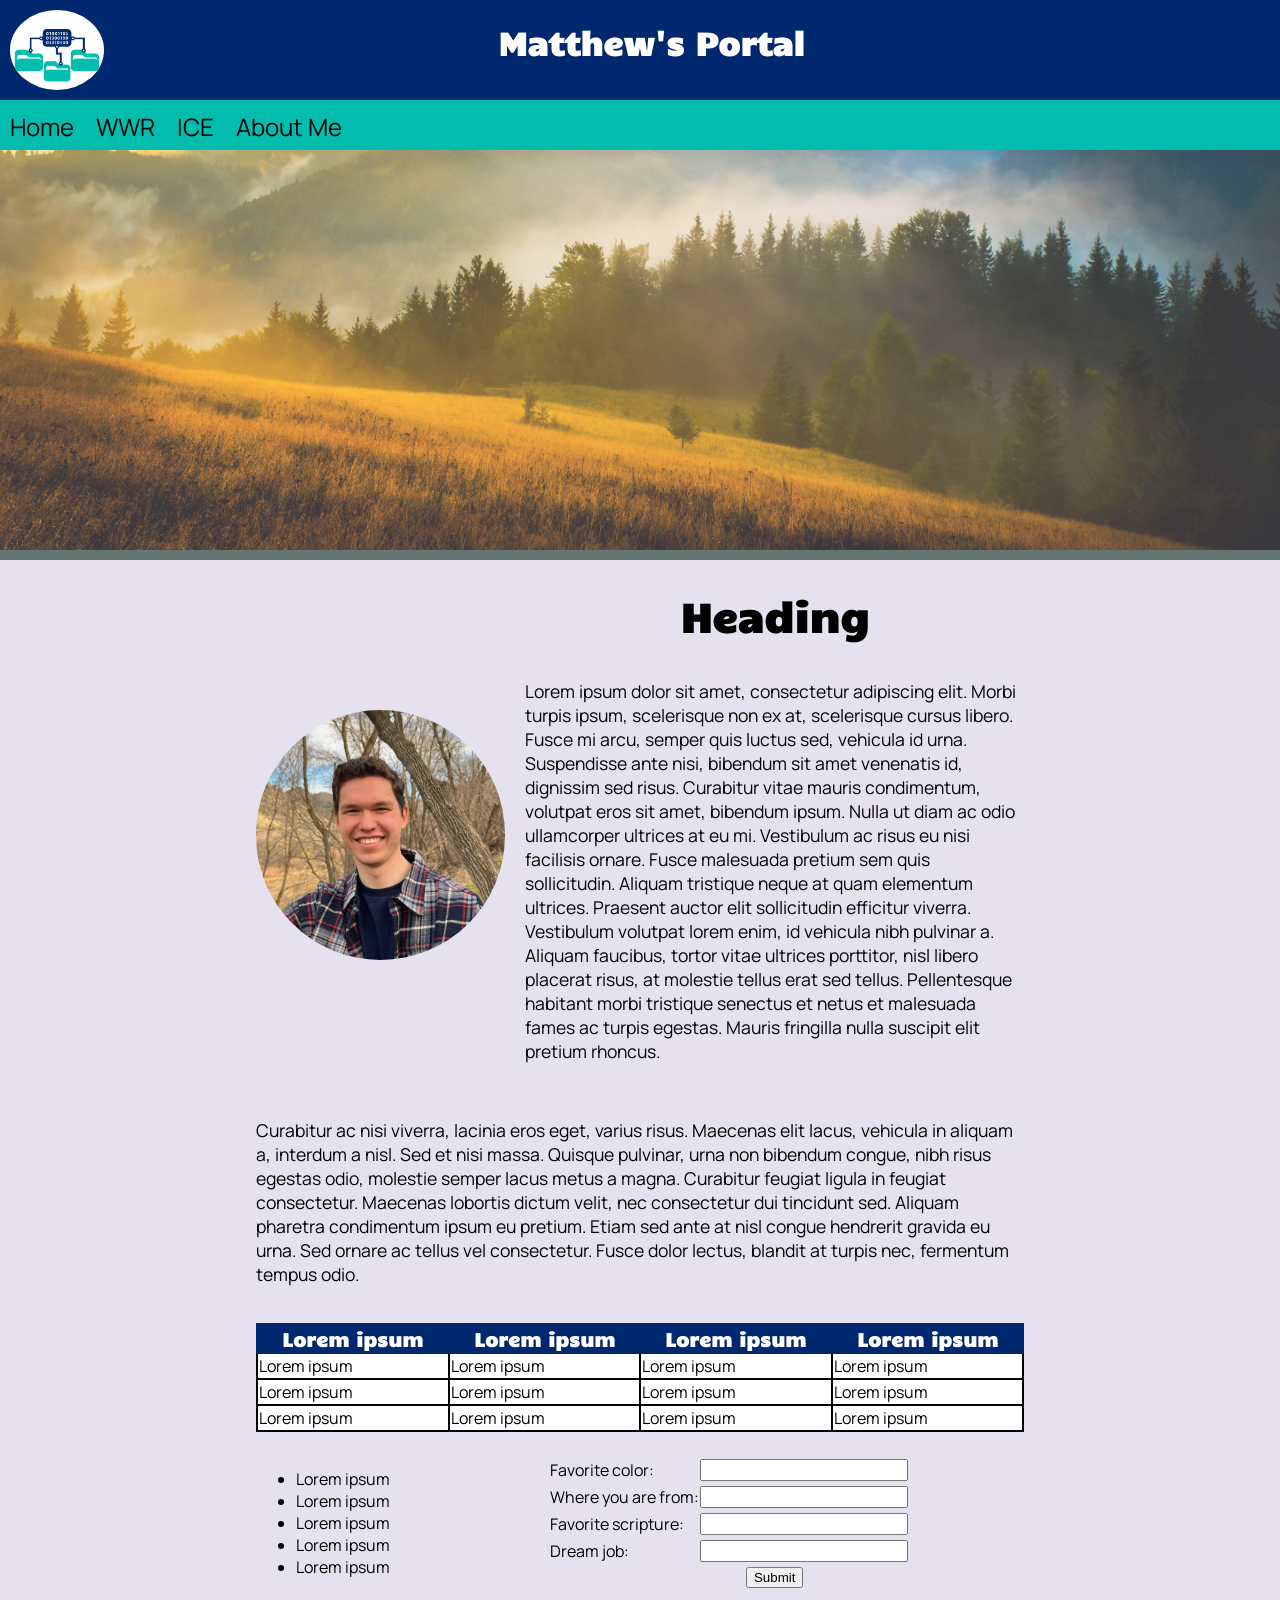
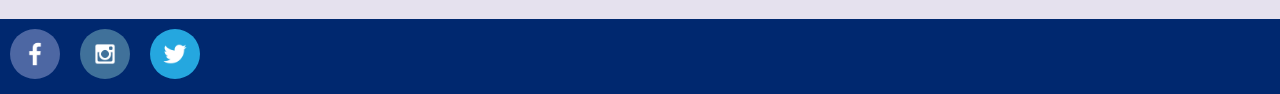
<file: index.html>
<!DOCTYPE html>
<html lang="en">
<head>
    <meta charset="UTF-8">
    <meta name="viewport" content="width=device-width, initial-scale=1.0">
    <title>Portal Page</title>
    <link rel="stylesheet" href="portal-page/styles.css">
</head>
<body>
    <header>
        <div id="title-bar">
            <a href="index.html">
                <img id="logo" src="portal-page/images/logo.png">
            </a>
            <h1>Matthew's Portal</h1>
        </div>
        <nav>
            <a href="index.html">Home</a>
            <a href="white-water-rafting/index.html" target="_blank">WWR</a>
            <a href="portal-page/ice.html">ICE</a>
            <a href="#">About Me</a>
        </nav>
    </header>
    <main>
        <img id="mountains" src="portal-page/images/mountains.jpg">
        <div id="content">
            <img id="profile" src="portal-page/images/profile-pic.JPG">
            <h2>Heading</h2>
            <p>Lorem ipsum dolor sit amet, consectetur adipiscing elit. Morbi turpis ipsum, scelerisque non ex at, scelerisque cursus libero. Fusce mi arcu, semper quis luctus sed, vehicula id urna. Suspendisse ante nisi, bibendum sit amet venenatis id, dignissim sed risus. Curabitur vitae mauris condimentum, volutpat eros sit amet, bibendum ipsum. Nulla ut diam ac odio ullamcorper ultrices at eu mi. Vestibulum ac risus eu nisi facilisis ornare. Fusce malesuada pretium sem quis sollicitudin. Aliquam tristique neque at quam elementum ultrices. Praesent auctor elit sollicitudin efficitur viverra. Vestibulum volutpat lorem enim, id vehicula nibh pulvinar a. Aliquam faucibus, tortor vitae ultrices porttitor, nisl libero placerat risus, at molestie tellus erat sed tellus. Pellentesque habitant morbi tristique senectus et netus et malesuada fames ac turpis egestas. Mauris fringilla nulla suscipit elit pretium rhoncus. </p>
            <p>Curabitur ac nisi viverra, lacinia eros eget, varius risus. Maecenas elit lacus, vehicula in aliquam a, interdum a nisl. Sed et nisi massa. Quisque pulvinar, urna non bibendum congue, nibh risus egestas odio, molestie semper lacus metus a magna. Curabitur feugiat ligula in feugiat consectetur. Maecenas lobortis dictum velit, nec consectetur dui tincidunt sed. Aliquam pharetra condimentum ipsum eu pretium. Etiam sed ante at nisl congue hendrerit gravida eu urna. Sed ornare ac tellus vel consectetur. Fusce dolor lectus, blandit at turpis nec, fermentum tempus odio. </p>
            <table>
                 <tr>
                    <th>Lorem ipsum</th>
                    <th>Lorem ipsum</th>
                    <th>Lorem ipsum</th>
                    <th>Lorem ipsum</th>
                 </tr>
                 <tr>
                    <td>Lorem ipsum</td>
                    <td>Lorem ipsum</td>
                    <td>Lorem ipsum</td>
                    <td>Lorem ipsum</td>
                 </tr>
                 <tr>
                    <td>Lorem ipsum</td>
                    <td>Lorem ipsum</td>
                    <td>Lorem ipsum</td>
                    <td>Lorem ipsum</td>
                 </tr>
                 <tr>
                    <td>Lorem ipsum</td>
                    <td>Lorem ipsum</td>
                    <td>Lorem ipsum</td>
                    <td>Lorem ipsum</td>
                 </tr>
            </table>
            <ul>
                <li>Lorem ipsum</li>
                <li>Lorem ipsum</li>
                <li>Lorem ipsum</li>
                <li>Lorem ipsum</li>
                <li>Lorem ipsum</li>
            </ul>
            <form>
                <label for="fav-color">Favorite color: </label>
                <input type="text" id="fav-color">
                <label for="home">Where you are from: </label>
                <input type="text" id="home">
                <label for="scripture">Favorite scripture: </label>
                <input type="text" id="scripture">
                <label for="dream-job">Dream job: </label>
                <input type="text" id="dream-job">

                <input id="submit-button" type="submit" value="Submit">
            </form>
        </div>
    </main>
    <footer>
        <a href="https://www.facebook.com/" target="_blank">
            <img src="portal-page/images/facebook.png">
        </a>
        <a href="https://www.instagram.com/" target="_blank">
            <img src="portal-page/images/instagram.png">
        </a>
        <a href="https://x.com/">
            <img src="portal-page/images/twitter.png">
        </a>
    </footer>
</body>
</html>
</file>
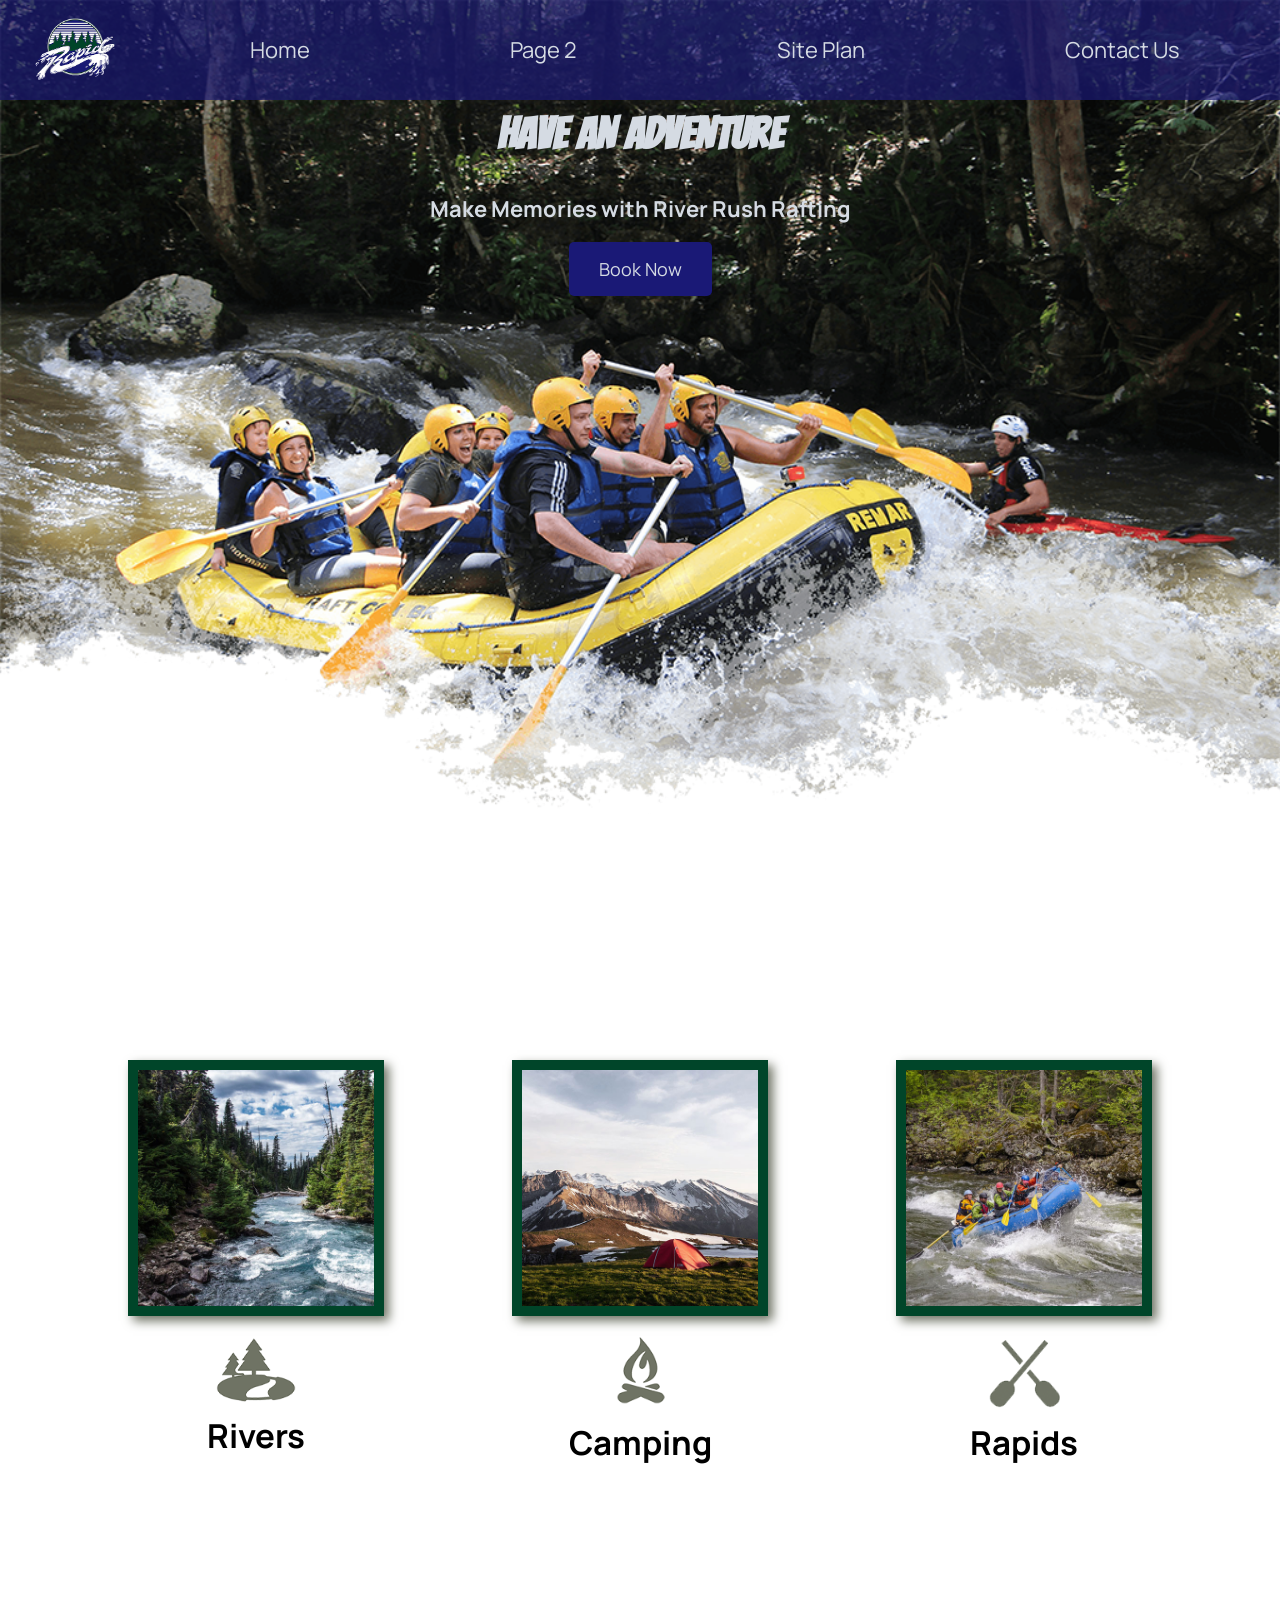
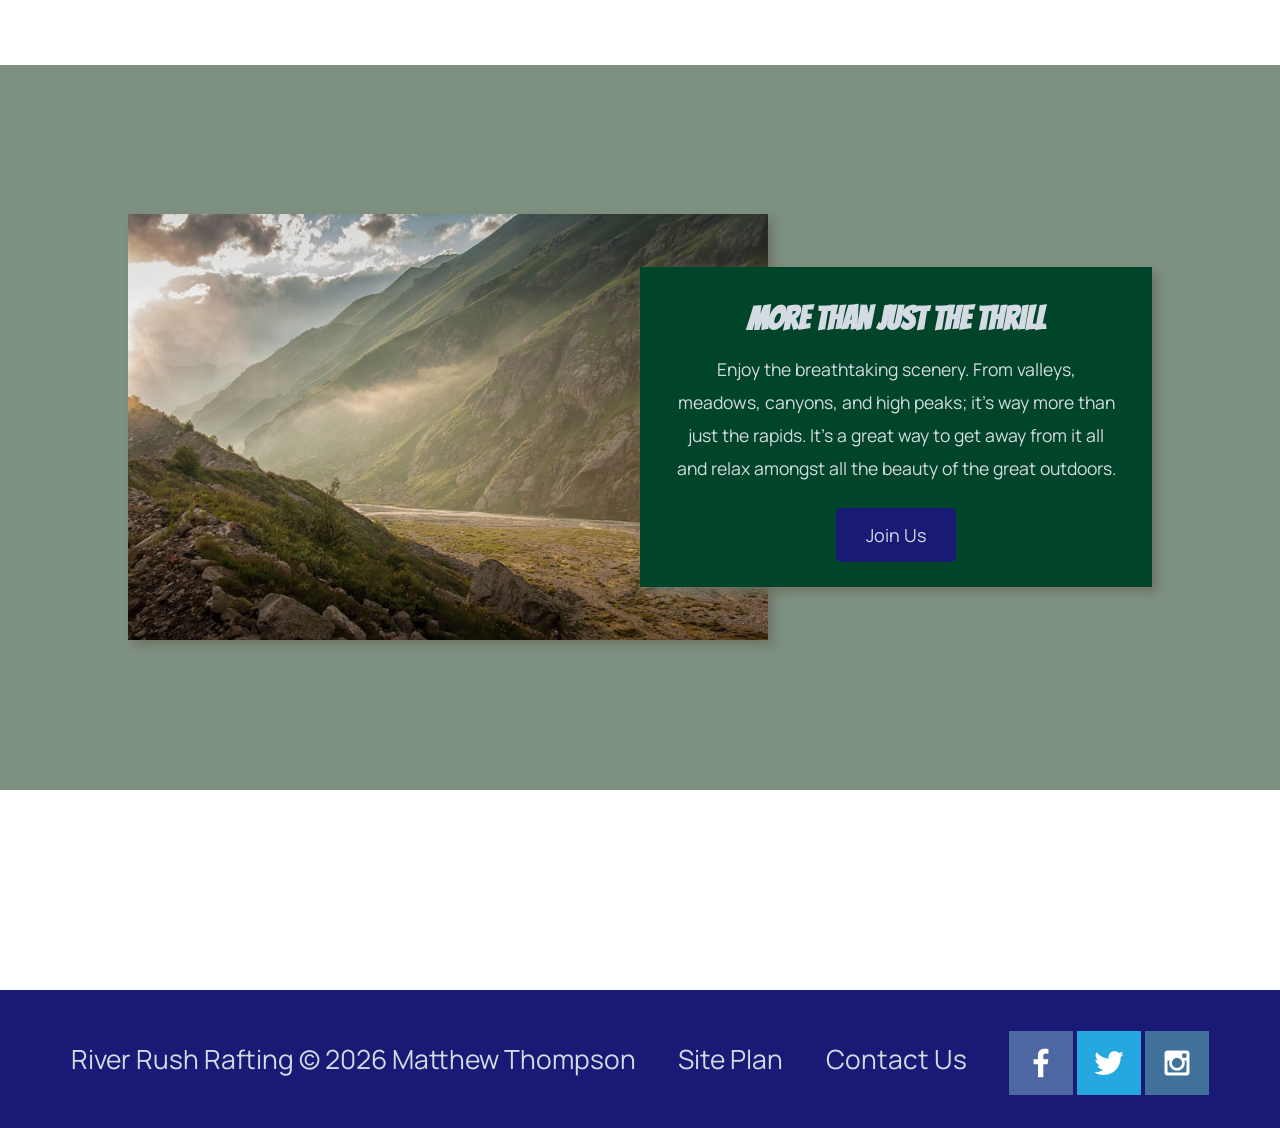
<file: white-water-rafting/index.html>
<!DOCTYPE html>
<html lang="en">
<head>
    <meta charset="UTF-8">
    <meta name="viewport" content="width=device-width, initial-scale=1.0">
    <title>River Rush Rafting</title>
    <link rel="stylesheet" href="styles/style.css">
</head>
<body>
    <div id="content">
        <header>
            <a href="index.html" id="logo_link">
                <img class="logo" src="images/logo.png" alt="River Rush Rafting Logo">
            </a>
            <nav>
                <a href="index.html">Home</a>
                <a href="#">Page 2</a>
                <a href="site-plan-rafting.html">Site Plan</a>
                <a href="contactus.html">Contact Us</a>
            </nav>
        </header>
        <div id="hero">
            <div id="hero-box">
                <img id="hero-img" src="images/hero.png" alt="People enjoying rafting">
            </div>
            <section id="hero-msg">
                <h1 class="home-title">Have An Adventure</h1>
                <h4>Make Memories with River Rush Rafting</h4>
                <div class="button-box">
                    <a class="book" href="contactus.html">Book Now</a>
                </div>
            </section>
        </div>
        <main class="home-grid">
            <section class="rivers-card">
                <img class="card-img" src="images/rivers.jpg" alt="river in forest">
                <img class="icon" src="images/river_icon.png" alt="river icon">
                <h2>Rivers</h2>
            </section>
            <section class="camping-card">
                <img class="card-img" src="images/camping.jpg" alt="tent in mountains">
                <img class="icon" src="images/fire_icon.png" alt="fire icon">
                <h2>Camping</h2>
            </section>
            <section class="rapids-card">
                <img class="card-img" src="images/rapids.jpg" alt="rafting boat">
                <img class="icon" src="images/oars.png" alt="oars icon">
                <h2>Rapids</h2>
            </section>
            <div id="background"></div>
            <img class="mountains" src="images/mountains.jpg" alt="Misty mountains">
            <section class="msg">
                <h2>More Than Just The Thrill</h2>
                <p>Enjoy the breathtaking scenery. From valleys, meadows, canyons, and high peaks; it's way more than just the rapids. It's a great way to get away from it all and relax amongst all the beauty of the great outdoors. </p>
                <a class="join" href="rivers.html">Join Us</a>
            </section>
        </main>
        <footer>
            <p>River Rush Rafting &copy; 2026 Matthew Thompson</p>
            <p><a href="site-plan-rafting.html">Site Plan</a></p>
            <p><a href="contactus.html">Contact Us</a></p>
            <div class="social">
                <a href="https://facebook.com" target="_blank">
                    <img src="images/facebook.png" alt="fb icon">
                </a>
                <a href="https://twitter.com" target="_blank">
                    <img src="images/twitter.png" alt="twitter icon">
                </a>
                <a href="https://instagram.com" target="_blank">
                    <img src="images/instagram.png" alt="instagram icon">
                </a>
            </div>
        </footer>
    </div>
</body>
</html>
</file>
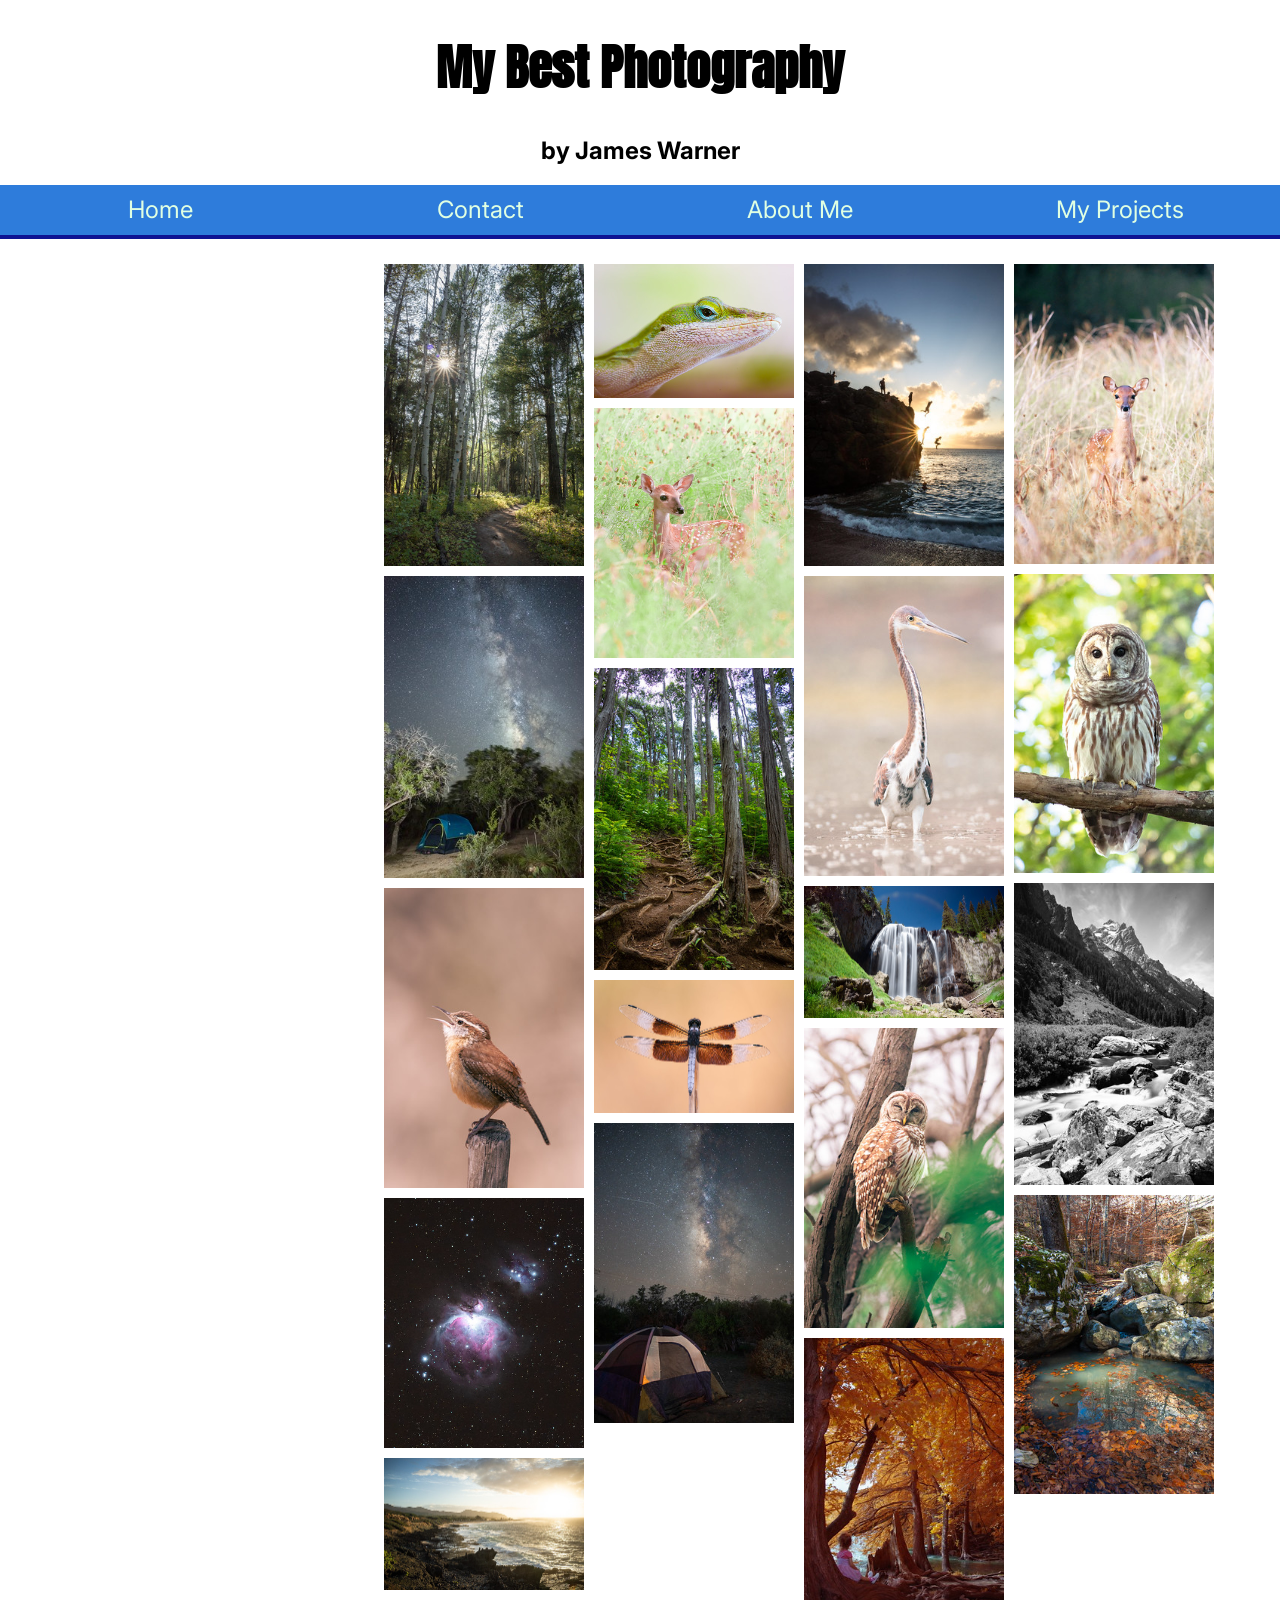
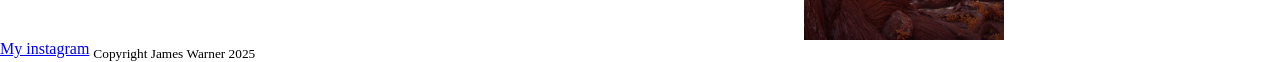
<file: in-class-exercises/week-4/portfolio-starter-code/portfolio-starter-code/index.html>
<!--Don't touch the HTML for this activity!-->
<!DOCTYPE html>
<html lang="en">
<head>
    <title>James Warner Photography</title>
    <link rel="stylesheet" href="css/index.css">
</head>
<body>
    <header>
        <h1>My Best Photography</h1>
        <h2>by James Warner</h2>
    </header>
    <nav>
        <a href="index.html">Home</a>
        <a href="html/contact.html">Contact</a>
        <a href="html/about-me.html">About Me</a>
        <a href="html/my-projects.html">My Projects</a>
    </nav>
    <div id="img-container">
        <img src="images/img1.jpg" alt="photography by james warner">
        <img src="images/img2.jpg" alt="photography by james warner">
        <img src="images/img3.jpg" alt="photography by james warner">
        <img src="images/img4.jpg" alt="photography by james warner">
        <img src="images/img5.jpg" alt="photography by james warner">
        <img src="images/img6.jpg" alt="photography by james warner">
        <img src="images/img7.jpg" alt="photography by james warner">
        <img src="images/img8.jpg" alt="photography by james warner">
        <img src="images/img9.jpg" alt="photography by james warner">
        <img src="images/img10.jpg" alt="photography by james warner">
        <img src="images/img11.jpg" alt="photography by james warner">
        <img src="images/img12.jpg" alt="photography by james warner">
        <img src="images/img13.jpg" alt="photography by james warner">
        <img src="images/img14.jpg" alt="photography by james warner">
        <img src="images/img15.jpg" alt="photography by james warner">
        <img src="images/img16.jpg" alt="photography by james warner">
        <img src="images/img17.jpg" alt="photography by james warner">
        <img src="images/img18.jpg" alt="photography by james warner">
        <img src="images/img19.jpg" alt="photography by james warner">
    </div>
    <footer>
        <a href="https://www.instagram.com">My instagram</a>
        <sub>Copyright James Warner 2025</sub>
    </footer>
</body>
</html>
</file>
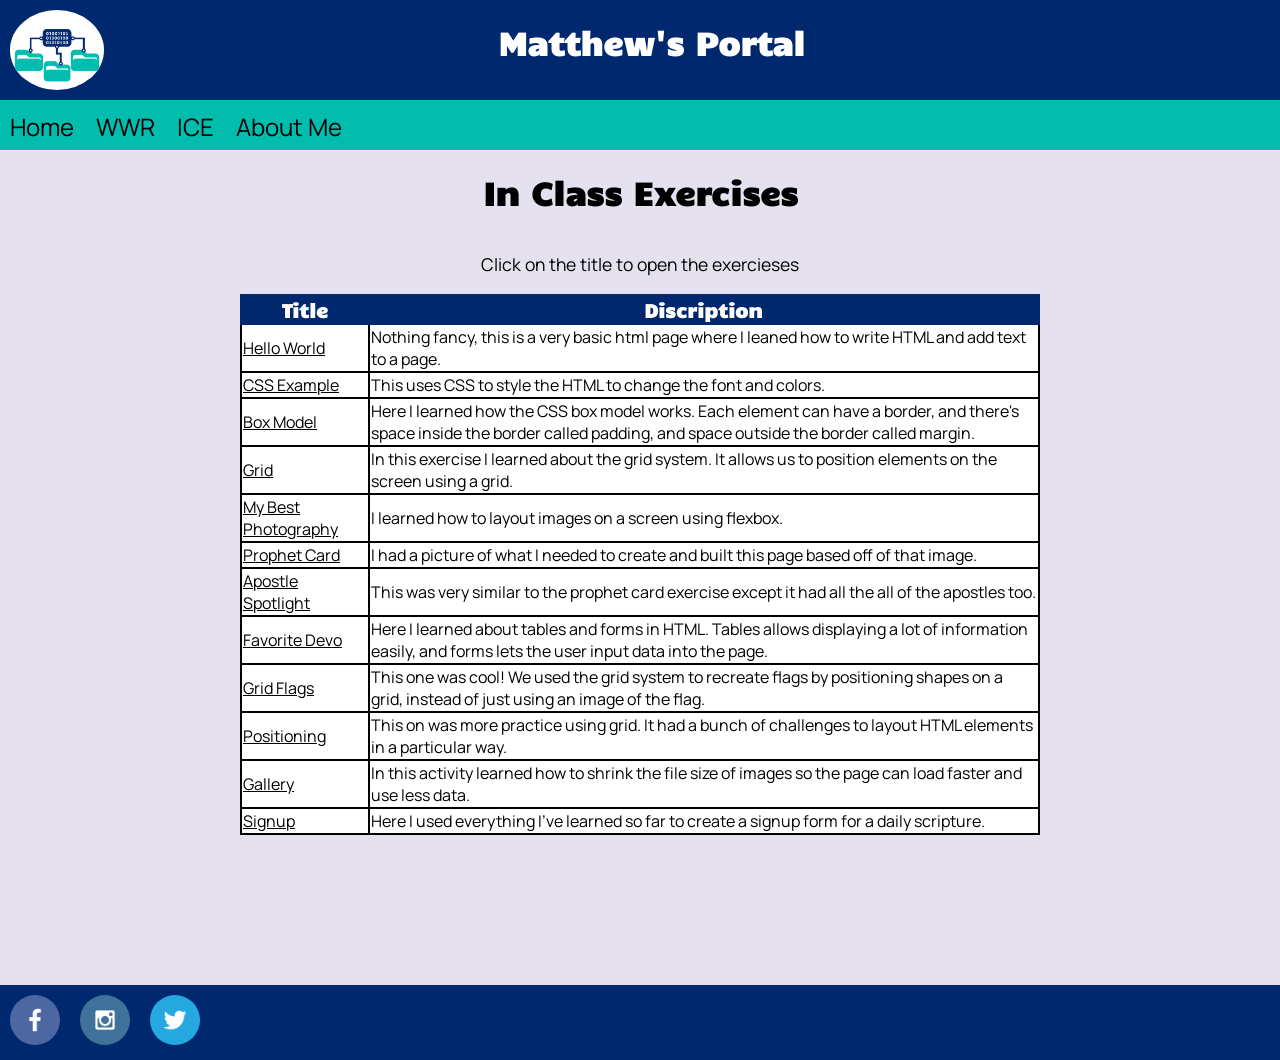
<file: portal-page/ice.html>
<!DOCTYPE html>
<html lang="en">
<head>
    <meta charset="UTF-8">
    <meta name="viewport" content="width=device-width, initial-scale=1.0">
    <title>Portal Page</title>
    <link rel="stylesheet" href="/portal-page/styles.css">
</head>
<body>
    <header>
        <div id="title-bar">
            <a href="/index.html">
                <img id="logo" src="/portal-page/images/logo.png">
            </a>
            <h1>Matthew's Portal</h1>
        </div>
        <nav>
            <a href="/index.html">Home</a>
            <a href="/white-water-rafting/index.html" target="_blank">WWR</a>
            <a href="/portal-page/ice.html">ICE</a>
            <a href="#">About Me</a>
        </nav>
    </header>

    <main>
        <div id="ice-content">
            <h1>In Class Exercises</h1>
            <p>Click on the title to open the exercieses</p>
            <table>
                <tr>
                    <th>Title</th>
                    <th>Discription</th>
                </tr>
                <tr>
                    <td><a href="/in-class-exercises/week-1/hello-world.html" target="_blank">Hello World</a></td>
                    <td>Nothing fancy, this is a very basic html page where I leaned how to write HTML and add text to a page.</td>
                </tr>
                <tr>
                    <td><a href="/in-class-exercises/week-2/css-example.html" target="_blank">CSS Example</a></td>
                    <td>This uses CSS to style the HTML to change the font and colors.</td>
                </tr>
                <tr>
                    <td><a href="/in-class-exercises/week-3/box-model.html" target="_blank">Box Model</a></td>
                    <td>Here I learned how the CSS box model works. Each element can have a border, and there's space inside the border called padding, and space outside the border called margin.</td>
                </tr>
                <tr>
                    <td><a href="/in-class-exercises/week-4/grid.html" target="_blank">Grid</a></td>
                    <td>In this exercise I learned about the grid system. It allows us to position elements on the screen using a grid.</td>
                </tr>
                <tr>
                    <td><a href="/in-class-exercises/week-4/portfolio-starter-code/portfolio-starter-code/index.html" target="_blank">My Best Photography</a></td>
                    <td>I learned how to layout images on a screen using flexbox.</td>
                </tr>
                <tr>
                    <td><a href="/in-class-exercises/week-5/prophet_cards/oaks.html" target="_blank">Prophet Card</a></td>
                    <td>I had a picture of what I needed to create and built this page based off of that image. </td>
                </tr>
                <tr>
                    <td><a href="/in-class-exercises/week-5/apostle_spotlight/apostles.html" target="_blank">Apostle Spotlight</a></td>
                    <td>This was very similar to the prophet card exercise except it had all the all of the apostles too.</td>
                </tr>
                <tr>
                    <td><a href="/in-class-exercises/week-6/favorite_devo/favorite_devo/favdevo.html" target="_blank">Favorite Devo</a></td>
                    <td>Here I learned about tables and forms in HTML. Tables allows displaying a lot of information easily, and forms lets the user input data into the page.</td>
                </tr>
                <tr>
                    <td><a href="/in-class-exercises/week-7/grid_flags/grid_flags/flags.html" target="_blank">Grid Flags</a></td>
                    <td>This one was cool! We used the grid system to recreate flags by positioning shapes on a grid, instead of just using an image of the flag.</td>
                </tr>
                <tr>
                    <td><a href="/in-class-exercises/week-7/positioning/positioning.html" target="_blank">Positioning</a></td>
                    <td>This on was more practice using grid. It had a bunch of challenges to layout HTML elements in a particular way.</td>
                </tr>
                <tr>
                    <td><a href="/in-class-exercises/week-8/gallery/gallery/gallery.html" target="_blank">Gallery</a></td>
                    <td>In this activity learned how to shrink the file size of images so the page can load faster and use less data.</td>
                </tr>
                <tr>
                    <td><a href="/in-class-exercises/week-8/signup/signup.html" target="_blank">Signup</a></td>
                    <td>Here I used everything I've learned so far to create a signup form for a daily scripture.</td>
                </tr>
            </table>
        </div>
    </main>

    <footer>
        <a href="https://www.facebook.com/" target="_blank">
            <img src="/portal-page/images/facebook.png">
        </a>
        <a href="https://www.instagram.com/" target="_blank">
            <img src="/portal-page/images/instagram.png">
        </a>
        <a href="https://x.com/">
            <img src="/portal-page/images/twitter.png">
        </a>
    </footer>
</body>
</html>
</file>
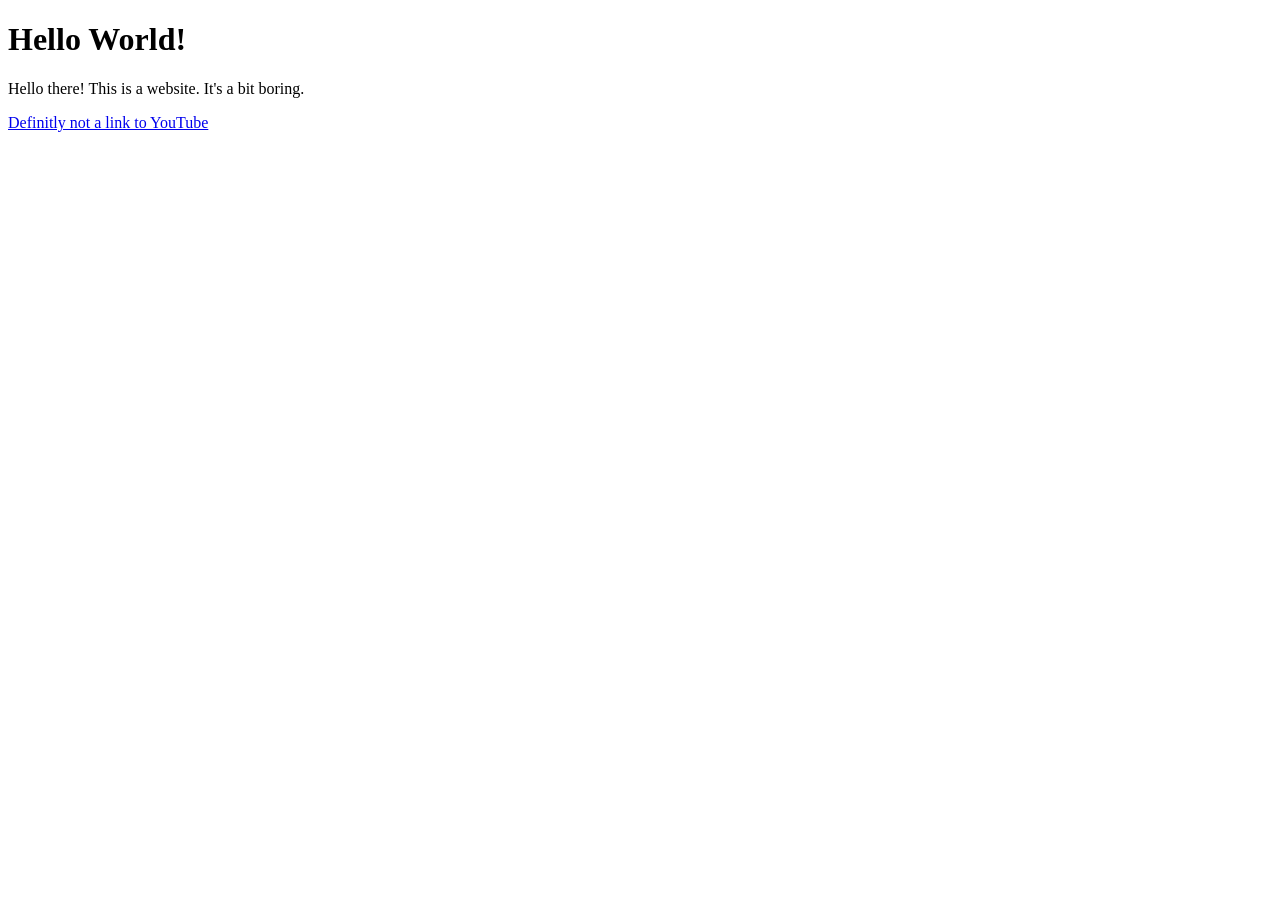
<file: in-class-exercises/week-1/hello-world.html>
<!DOCTYPE html>
<html>
    <head>
        <title>Hello World</title>
    </head>
    <body>
        <h1>Hello World!</h1>
        <p>Hello there! This is a website.
            It's a bit boring.
        </p>
        <a href="https://www.youtube.com/">Definitly not a link to YouTube</a>
        <!-- Comment here -->
    </body>
</html>
</file>
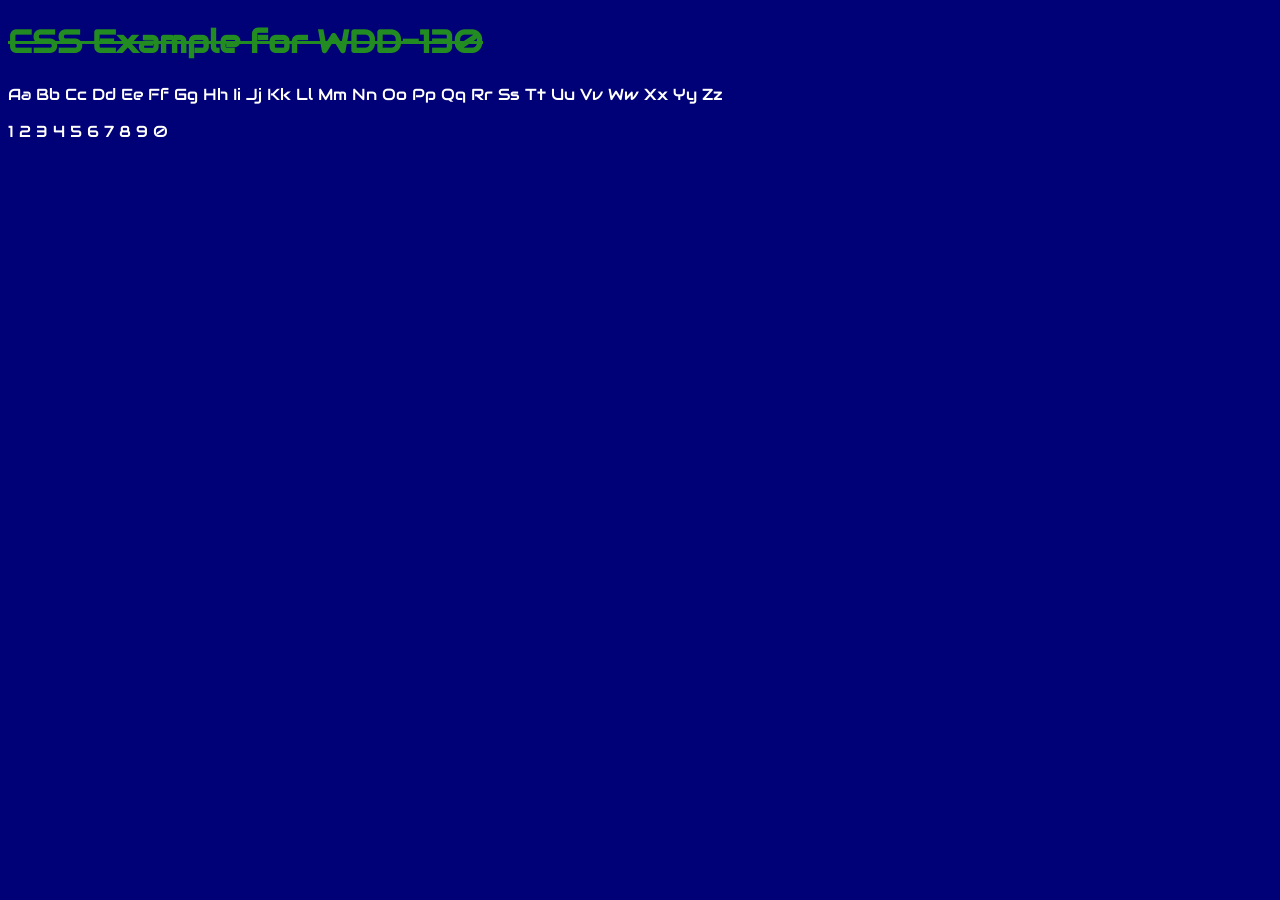
<file: in-class-exercises/week-2/css-example.html>
<!DOCTYPE html>
<html lang="en">
<head>
    <meta charset="UTF-8">
    <meta name="viewport" content="width=device-width, initial-scale=1.0">
    <title>CSS Example</title>
    <style>
        /* Comment */
        @import url('https://fonts.googleapis.com/css2?family=Audiowide&display=swap');

        body {
            background-color: #000077;
        }

        h1 {
            color:forestgreen;
            font-family: Audiowide;
            text-decoration: line-through;
        }

        p {
            color: white;
            font-family: Audiowide;
        }
    </style>
</head>
<body>
    <h1>CSS Example for WDD-130</h1>
    <p>Aa Bb Cc Dd Ee Ff Gg Hh Ii Jj Kk Ll Mm Nn Oo Pp Qq Rr Ss Tt Uu Vv Ww Xx Yy Zz</p>
    <p>1 2 3 4 5 6 7 8 9 0</p>
</body>
</html>
</file>
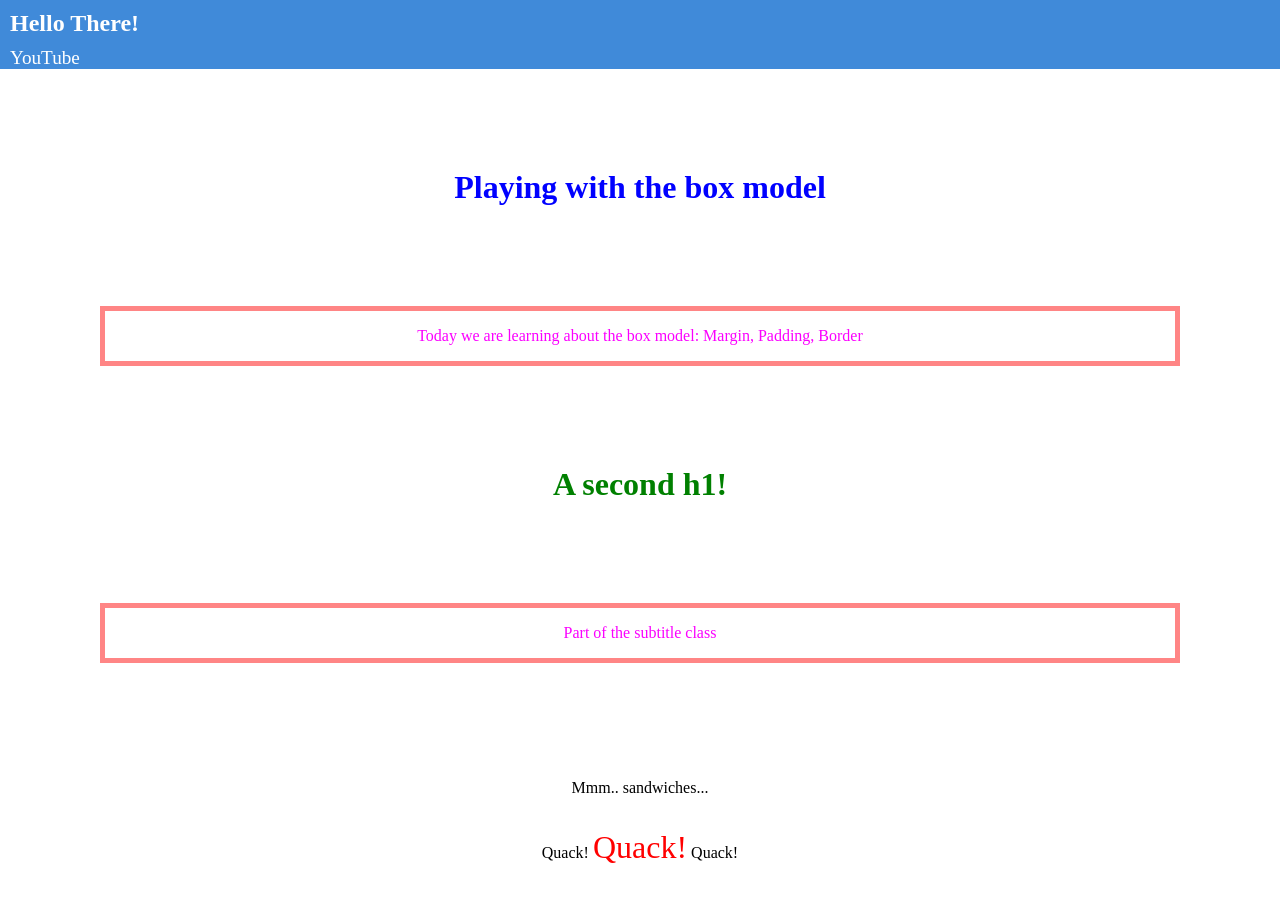
<file: in-class-exercises/week-3/box-model.html>
<!DOCTYPE html>
<html lang="en">
<head>
    <meta charset="UTF-8">
    <meta name="viewport" content="width=device-width, initial-scale=1.0">
    <title>Box Model Demo</title>
    <link rel="stylesheet" href="box-model.css">
</head>
<header>
    <nav>
        <h2>Hello There!</h2>
        <a href="https:youtube.com">YouTube</a>
    </nav>
</header>
<body>
    <h1>Playing with the box model</h1>
    <p class="subtitle-text">Today we are learning about the box model:
        Margin, Padding, Border
    </p>
    <h1 id="otherHeadding"> A second h1!</h1>
    <p class="subtitle-text"> Part of the subtitle class</p>
    <div>
        <p>Mmm.. sandwiches...</p>
        <p>Quack! <span>Quack!</span> Quack!</p>
    </div>
</body>
</html>
</file>
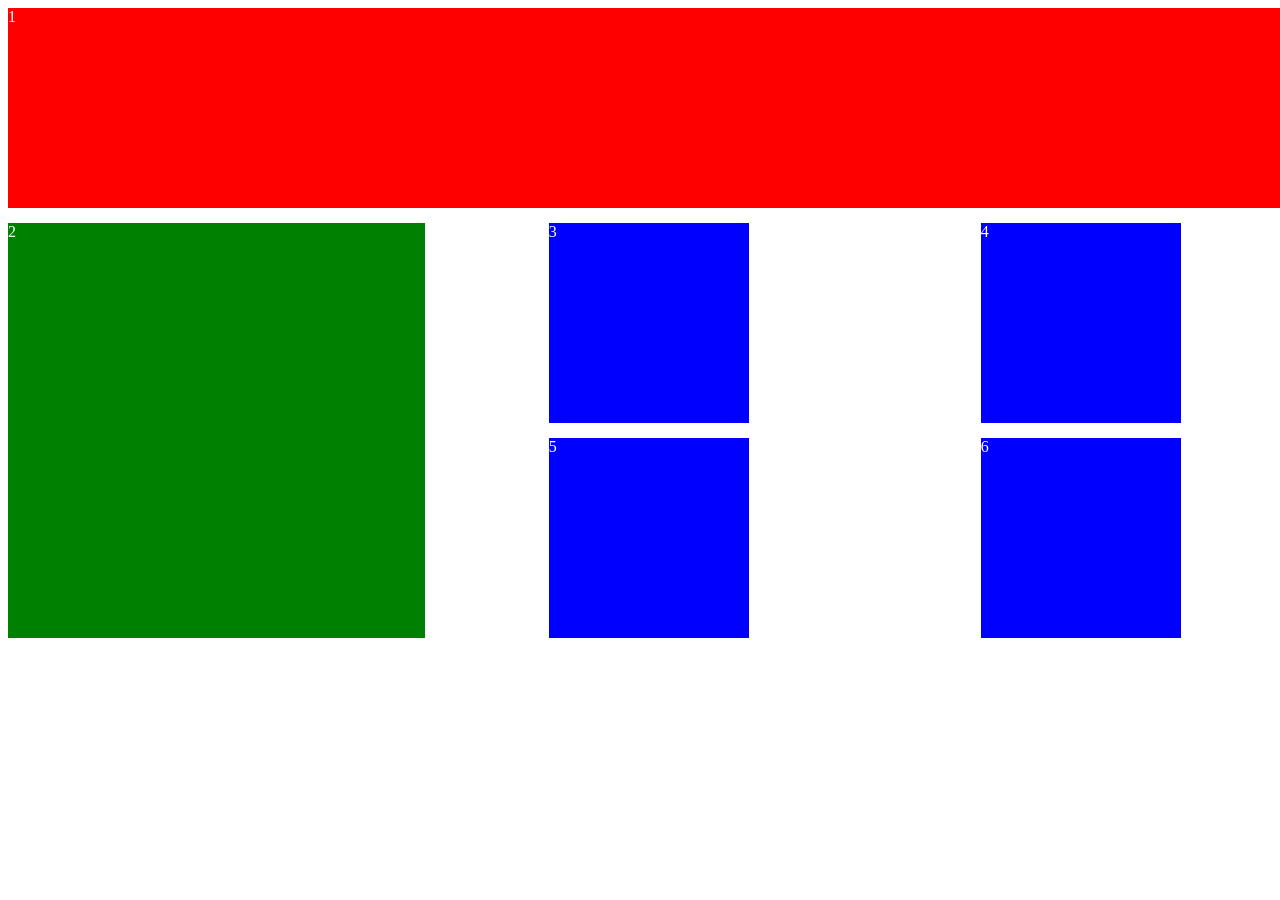
<file: in-class-exercises/week-4/grid.html>
<!DOCTYPE html>
<html lang="en">
<head>
    <meta charset="UTF-8">
    <meta name="viewport" content="width=device-width, initial-scale=1.0">
    <title>Document</title>
    <link rel="stylesheet" href="grid.css">
</head>
<body>
    <main id="main-content">
        <div>1</div>
        <div>2</div>
        <div>3</div>
        <div>4</div>
        <div>5</div>
        <div>6</div>
    </main>
</body>
</html>
</file>
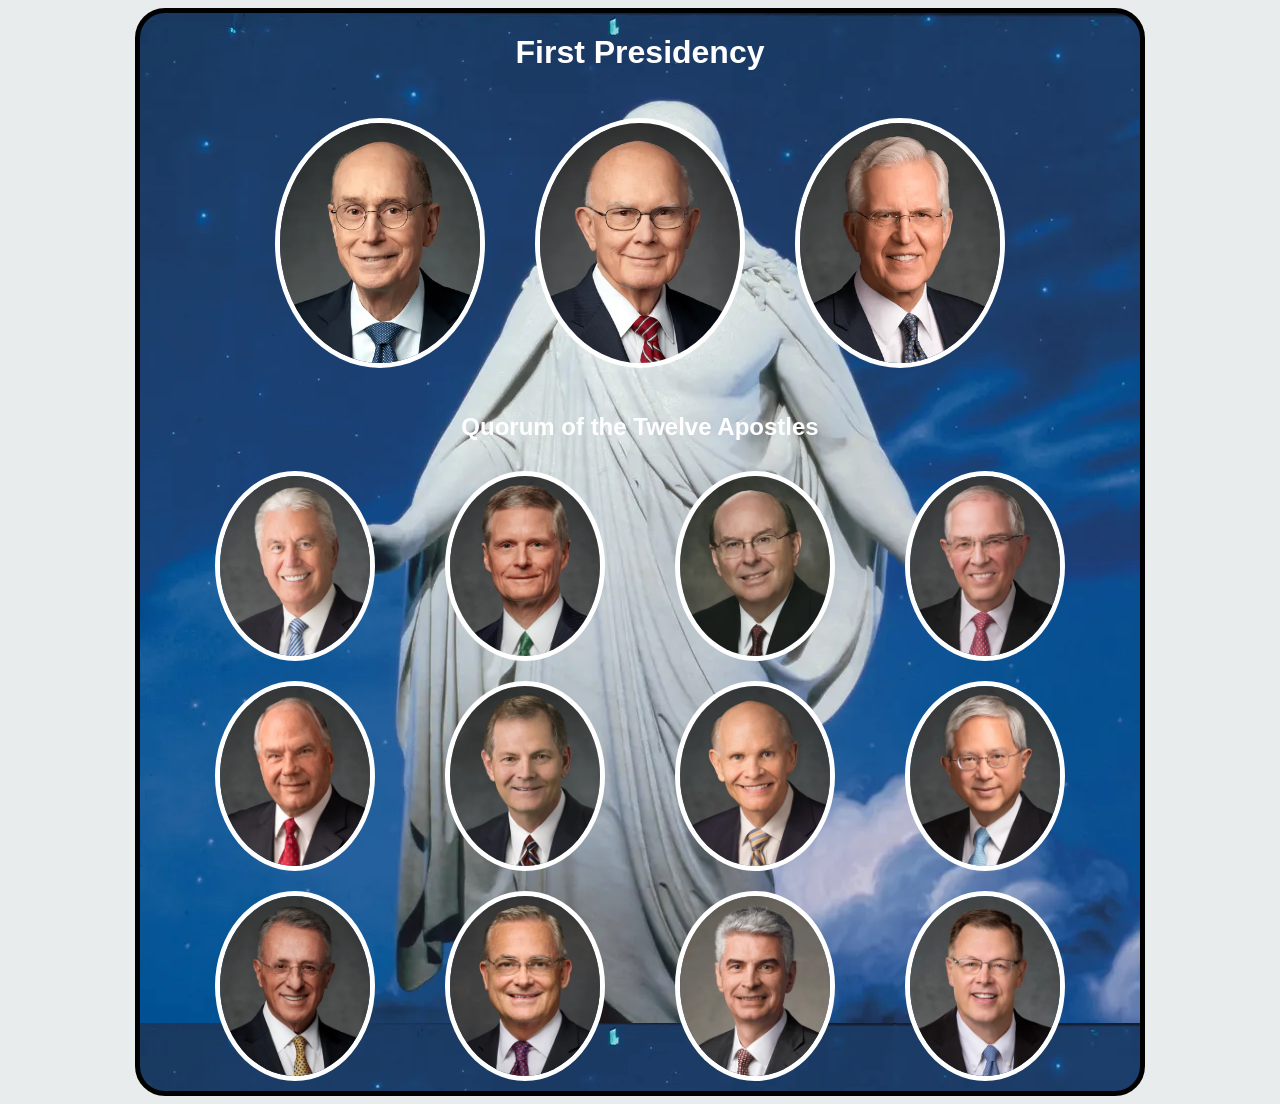
<file: in-class-exercises/week-5/apostle_spotlight/apostles.html>
<!DOCTYPE html>
<html lang="en">
<head>
    <meta charset="UTF-8">
    <meta name="viewport" content="width=device-width, initial-scale=1.0">
    <title>Apostles Spotlights</title>
    <style>
        /* Insert styles here */
        body {
            background-color: #E8ECED;
            font-family: Arial;
            color: white;
        }
        #card {
            background-image: url(images/christus.webp);
            width: 1000px;
            border: 5px solid black;
            border-radius: 30px;
            margin-left: auto;
            margin-right: auto;
        }
        h1, h2 {
            text-align: center;
        }
        img {
            border-radius: 100%;
            border: 5px solid white;
        }
        .first-presidency {
            display: flex;
            justify-content: center;
        }
        .first-presidency img {
            width: 200px;
            margin: 25px;
        }
        #twelve {
            display: grid;
            grid-template-columns: 1fr 1fr 1fr 1fr;
            justify-items: center;
            align-content: space-around;
            margin-left: 40px;
            margin-right: 40px;
        }
        #twelve img {
            width: 150px;
            margin-top: 10px;
            margin-bottom: 10px;
        }
    </style>
</head>
<body>
    <div id="card">
        <h1>First Presidency</h1>
        <div class="first-presidency">
            <img src="images/eyring.webp">
            <img id="prophet" src="images/oaks.webp">
            <img src="images/christofferson.webp">
        </div>
        <h2>Quorum of the Twelve Apostles</h2>
        <div id="twelve">
            <img src="images/uchtdorf.webp">
            <img src="images/bednar.webp">
            <img src="images/cook.webp">
            <img src="images/anderson.webp">
            <img src="images/rasband.webp">
            <img src="images/stevenson.webp">
            <img src="images/renlund.webp">
            <img src="images/gong.webp">
            <img src="images/soares.webp">
            <img src="images/kearon.webp">
            <img src="images/causse.webp">
            <img src="images/gilbert.webp">
        </div>
    </div>
</body>
</html>
</file>
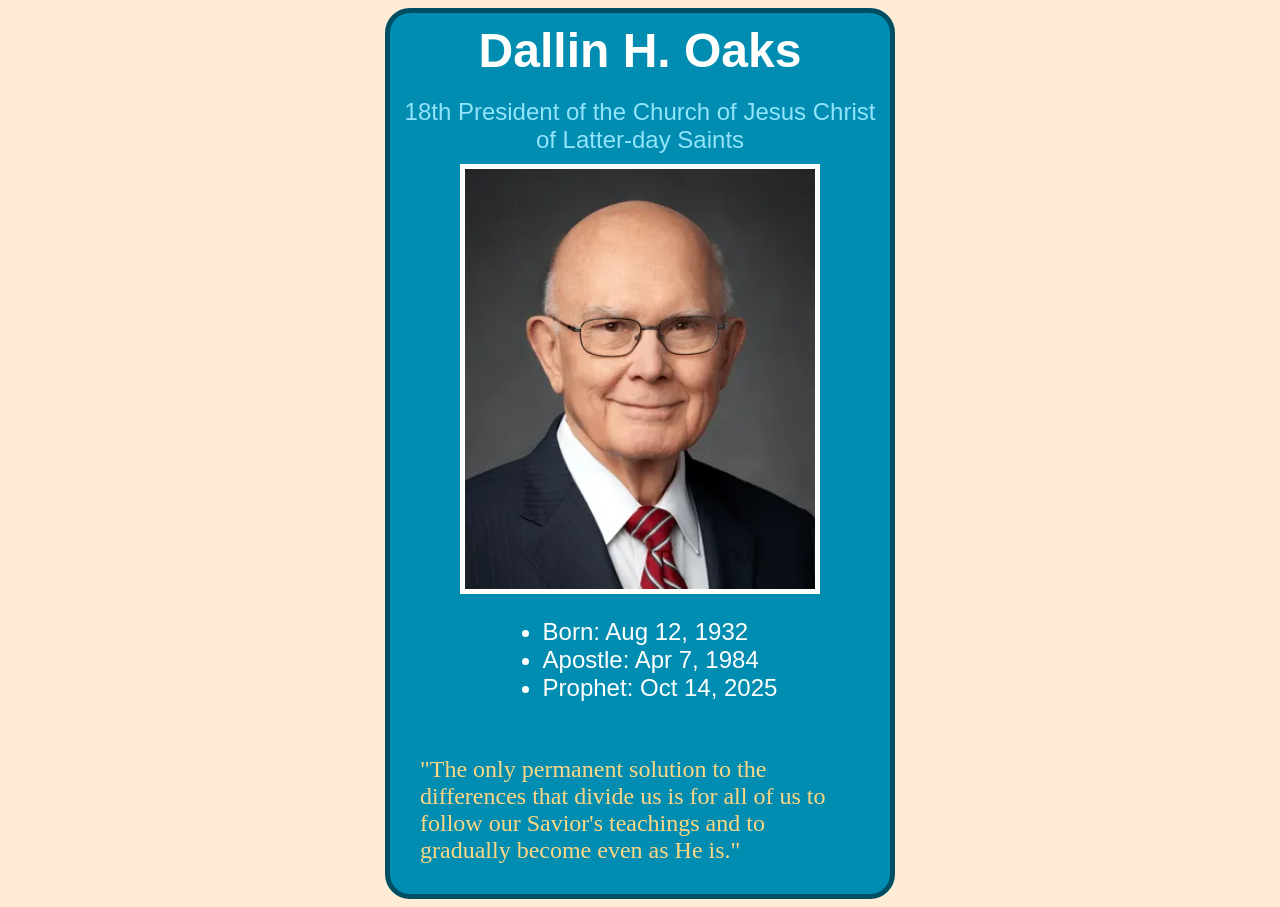
<file: in-class-exercises/week-5/prophet_cards/oaks.html>
<!DOCTYPE html>
<html lang="en">
<head>
    <meta charset="UTF-8">
    <meta name="viewport" content="width=device-width, initial-scale=1.0">
    <title>Dallin H. Oaks</title>
    <style>
        /* Insert styles here, this is called an internal stylesheet  */
        body {
            background: #FFECD7;
        }
        #card {
            background-color: #008DB1;
            width: 500px;
            margin: auto;
            border: 5px solid #004E63;
            border-radius: 25px;
            display: flex;
            flex-direction: column;
            align-items: center;
        }
        #card h1 {
            color: #FFFFFE;
            font-family: "Helvetica";
            font-size: 3em;
            text-align: center;
            margin: 10px;
        }
        #card a {
            color: #91E4FB;
            font-family: "Helvetica";
            text-decoration: none;
            font-size: 1.5em;
            text-align: center;
            margin: 10px;
        }
        #card a:hover {
            text-decoration: underline;
        }
        #card img {
            width: 350px;
            justify-content: center;
            border: 5px solid #FFFFFE;
        }
        #card ul {
            color: #FFFFFE;
            font-size: 1.5em;
            font-family: "Helvetica";
        }
        #card p {
            color: #FFD783;
            font-family: "Brush Script MT";
            font-size: 1.5em;
            margin: 30px;
        }
    </style>
</head>
<body>
    <!-- Insert HTML elements here -->
     <div id="card">
        <h1>Dallin H. Oaks</h1>
        <a href="https://www.churchofjesuschrist.org/?lang=eng">18th President of the Church of Jesus Christ of Latter-day Saints</a>
        <img src="images/oaks.webp">
        <ul>
            <li>Born: Aug 12, 1932</li>
            <li>Apostle: Apr 7, 1984</li>
            <li>Prophet: Oct 14, 2025</li>
        </ul>
        <p>"The only permanent solution to the differences that divide us is for all of us to follow our Savior's teachings and to gradually become even as He is."</p>
     </div>
</body>
</html>
</file>
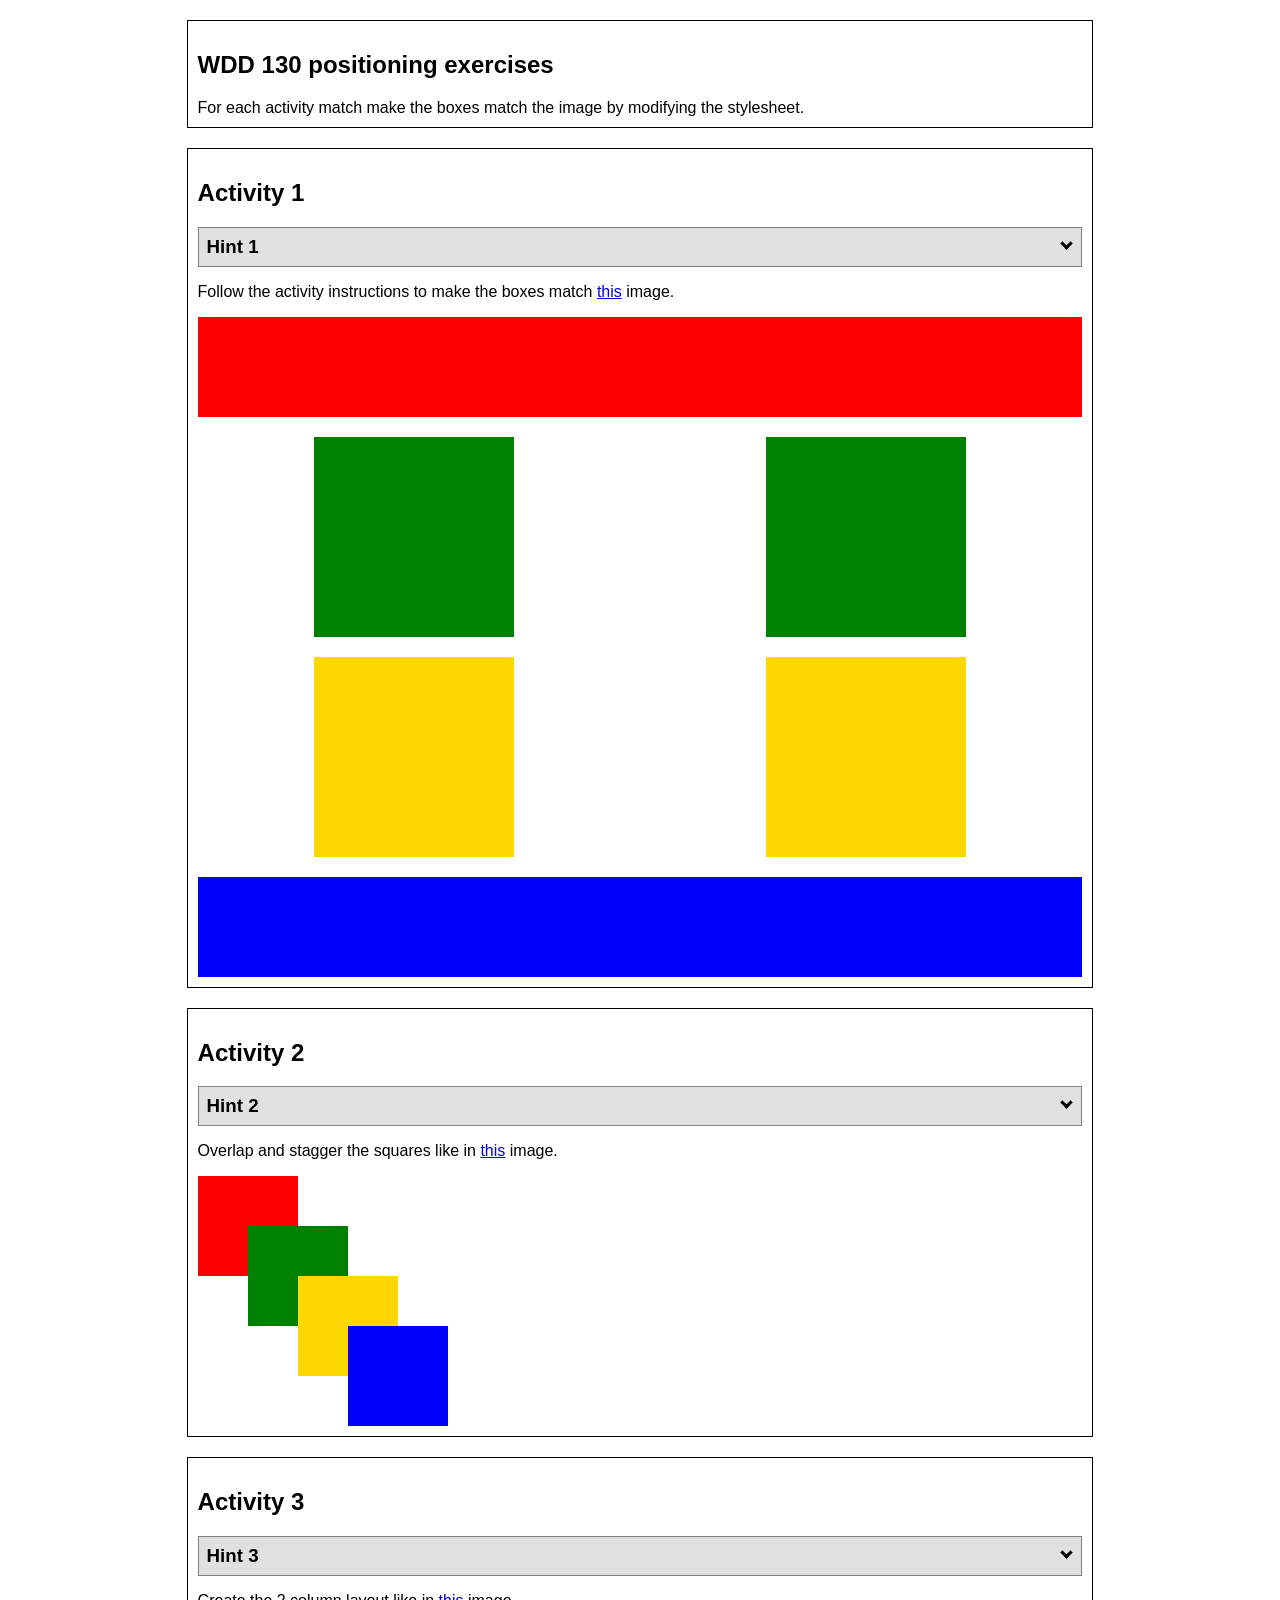
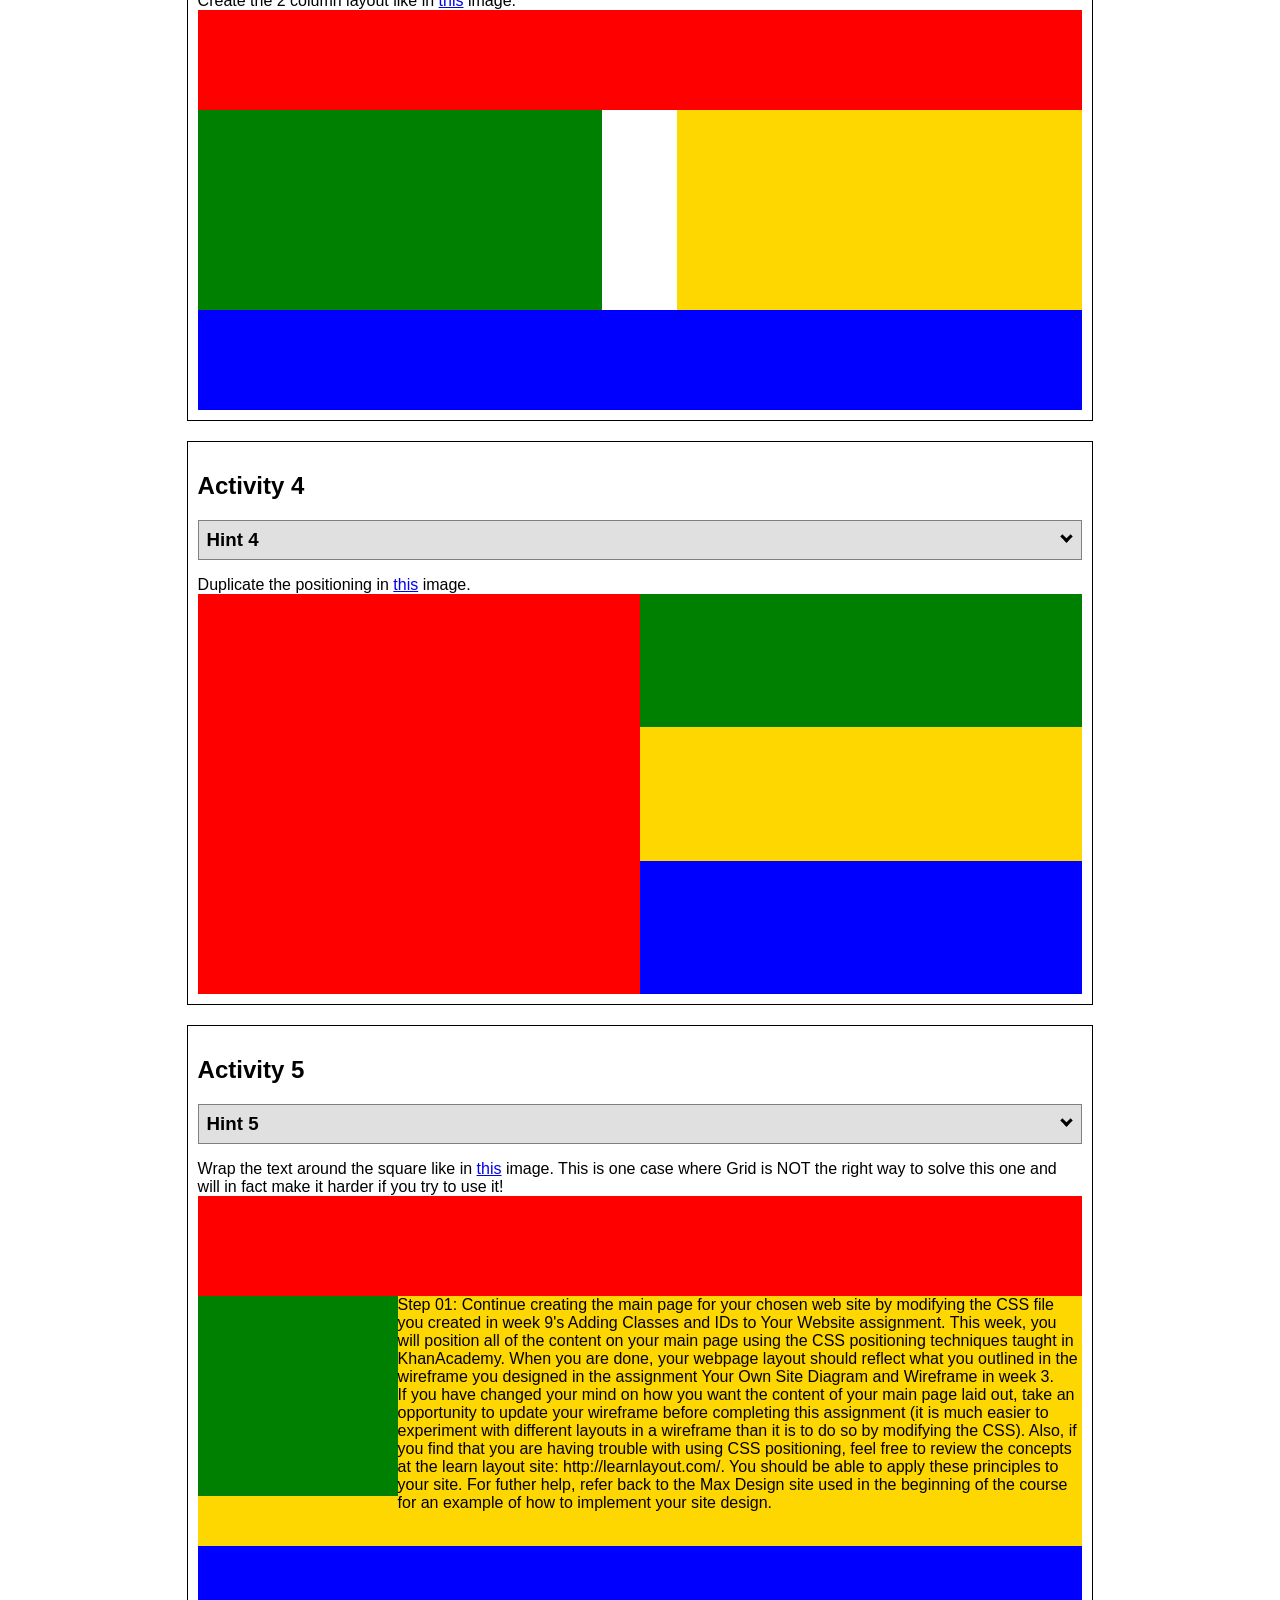
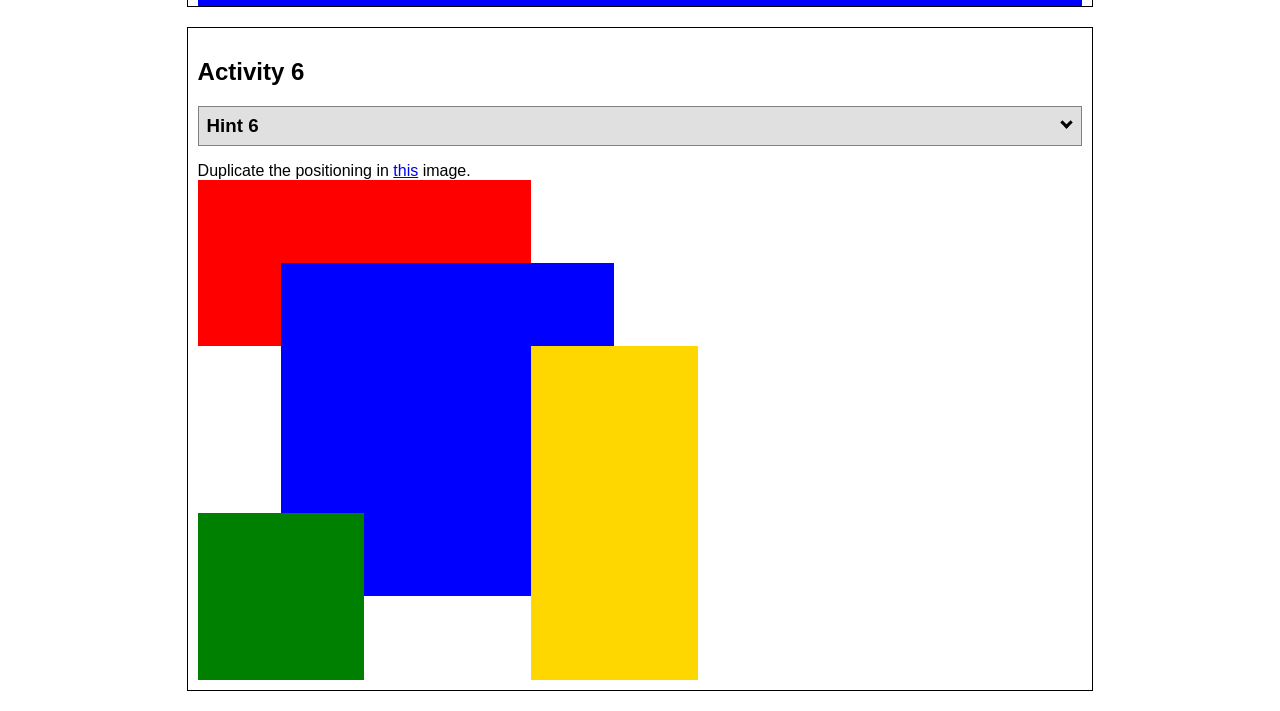
<file: in-class-exercises/week-7/positioning/positioning.html>
<!DOCTYPE html>
<html lang="en">
  <head>
    <!-- HTML - Name: positioning.html -->
    <title>Positioning Activity</title>
    <link rel="stylesheet" type="text/css" href="positionstyles.css" />
  </head>
  <body>
    <div class="activity">
      <h2>WDD 130 positioning exercises</h2>
      For each activity match make the boxes match the image by modifying the stylesheet.</div>
    <div class="activity">
      <h2>Activity 1</h2>
      <section class="hint"><input type="checkbox" ><i></i> <h3>Hint 1</h3><div><p>Use the activity instructions for the firt activity</a></p></div></section>
      <p>Follow the activity instructions to make the boxes match  <a href="images/example1.png" target="_blank">this</a> image.</p>
      <div class="content1" >
        <div class="red1" ></div>
        <div class="green1" ></div>
        <div class="green1" ></div>
        <div class="yellow1"></div>
        <div class="yellow1"></div>
        <div class="blue1"></div>
      </div>
    </div>
    <div class="activity">
      <h2>Activity 2</h2>
      <section class="hint"><input type="checkbox" > <h3>Hint 2</h3><i></i><div>
      <ul>
      <li>grid-template-columns: 50px 50px 50px 50px 50px </li></ul></div></section>
      <p>Overlap and stagger the squares like in <a href="images/example2.png" target="_blank">this</a> image.</p>
      <div class="content2" >
        <div class="red2" ></div>
        <div class="green2" ></div>
        <div class="yellow2"></div>
        <div class="blue2"></div>
      </div>
    </div>
    <div class="activity">
      <h2>Activity 3</h2>
      <section class="hint"><input type="checkbox" > <h3>Hint 3</h3><i></i><div><p>This one is going to be best solved with CSS Grid. Remember to make the boxes the right width first...then start moving them around. </p><h4>Properties used:</h4><ul><li>display:grid;</li><li>grid-template-columns:</li><li>grid-column-gap:</li>
        <li>grid-column:</li>  </ul></div></section>
      Create the 2 column layout like in <a href="images/example3.png" target="_blank">this</a>  image.
      <div class="content3" >
        <div class="red3" ></div>
        <div class="green3" ></div>
        <div class="yellow3"></div>
        <div class="blue3"></div>
      </div>
    </div>
    <div class="activity">
      <h2>Activity 4</h2>
      <section class="hint"><input type="checkbox" > <h3>Hint 4</h3><i></i><div><p>For the others we have been primarily concerned with width. For this one you will need to adjust height as well. </p><h4>Properties used:</h4><ul><li>display:grid;</li><li>grid-template-columns:</li><li>grid-row:</li></ul></div></section>
      Duplicate the positioning in <a href="images/example4.png" target="_blank">this</a> image. 
      <div class="content4" >
        <div class="red4" ></div>
        <div class="green4" ></div>
        <div class="yellow4"></div>
        <div class="blue4"></div>
      </div>
    </div>

    <div class="activity">
      <h2>Activity 5</h2>
      <section class="hint"><input type="checkbox" > <h3>Hint 5</h3><i></i><div><p>Grid is <strong>not</strong> the right way to do this.  In fact there is only one way to really do that...and that is with float. Remember that we float the thing we want the text to wrap around.  Also remember to start by making all the shapes the right size and shape.</p><h4>Properties used:</h4><ul><li>float: left;</li></ul></div></section>
      Wrap the text around the square like in <a href="images/example5.png" target="_blank">this</a> image. This is one case where Grid is NOT the right way to solve this one and will in fact make it harder if you try to use it!
      <div class="content5" >
        <div class="red5" ></div>
        <div class="green5" ></div>
        <div class="yellow5">Step 01: Continue creating the main page for your chosen web site by modifying the CSS file you created in week 9's Adding Classes and IDs to Your Website assignment. This week, you will position all of the content on your main page using the CSS positioning techniques taught in KhanAcademy. When you are done, your webpage layout should reflect what you outlined in the wireframe you designed in the assignment Your Own Site Diagram and Wireframe in week 3. <br />
          If you have changed your mind on how you want the content of your main page laid out, take an opportunity to update your wireframe before completing this assignment (it is much easier to experiment with different layouts in a wireframe than it is to do so by modifying the CSS). Also, if you find that you are having trouble with using CSS positioning, feel free to review the concepts at the learn layout site: http://learnlayout.com/. You should be able to apply these principles to your site. For futher help, refer back to the Max Design site used in the beginning of the course for an example of how to implement your site design.</div>
        <div class="blue5"></div>
      </div>
    </div>
    <div class="activity">
      <h2>Activity 6</h2>
      <section class="hint"><input type="checkbox" > <h3>Hint 6</h3><i></i><div><p>This one is all about visualizing the grid behind the layout. If you are having a hard time doing that first: all the sizes are even multiples of 100, and second here is another example with the lines drawn: <a href="images/example6-hint.png" target="_blank">example 6 with lines</a>. For this one you will find it easiest if you use px for the column width. You can also use <kbd>z-index</kbd> to control the element layering.    </p><h4>Properties used:</h4><ul><li>display:grid;</li><li>grid-template-columns:</li><li>grid-column:</li><li>grid-row:</li><li><a href="https://www.w3schools.com/cssref/pr_pos_z-index.asp" target="_blank">z-index:</a></li></ul></div></section>
      Duplicate the positioning in <a href="images/example6.png" target="_blank">this</a> image.
      <div class="content6" >
        <div class="red6" ></div>
        <div class="green6" ></div>
        <div class="yellow6"></div>
        <div class="blue6"></div>
      </div>
    </div>
  </body>
</html>
</file>
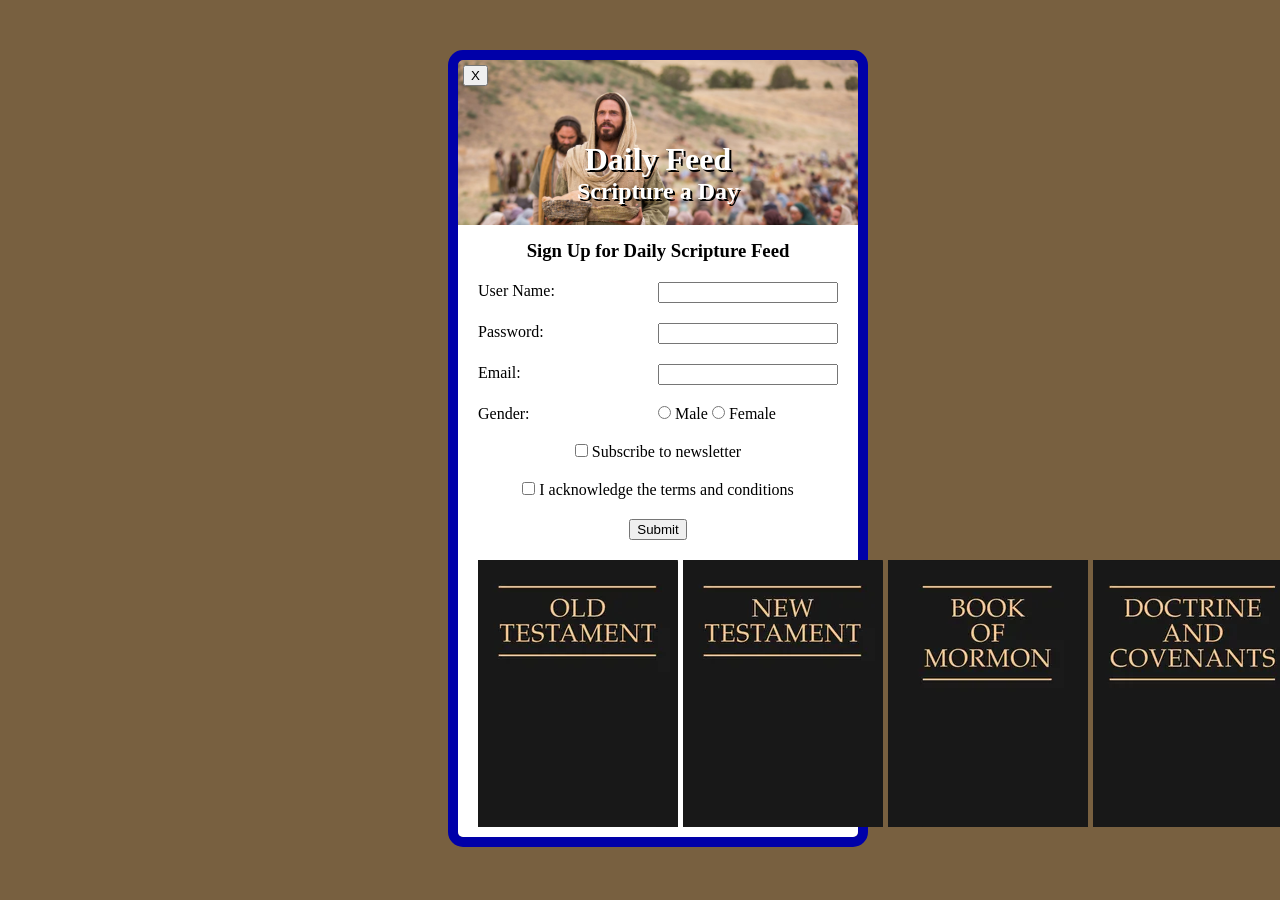
<file: in-class-exercises/week-8/signup/signup.html>
<!DOCTYPE html>
<html lang="en">

<head>
    <meta charset="UTF-8">
    <meta name="viewport" content="width=device-width, initial-scale=1.0">
    <title>Daily Feed Sign Up</title>

    <style>
        * {
            margin: 0;
        }

        body {
            background: rgb(120, 96, 64);
        }

        #formContainer {
            border: 10px solid rgb(0, 0, 169);
            border-radius: 15px;
            width: 400px;
            margin-left: 35%;
            margin-top: 50px;
        }
        img {
            width: 100%;
            border-radius: 5px;
            position: relative;
            z-index: -1;
        }
        h1 {
            margin-top: -190px;
            text-align: center;
            color: white;
            text-shadow: 2px 2px 0px rgba(0,0,0,1);
        }
        h2 {
            text-align: center;
            margin-bottom: 20px;
            color: white;
            text-shadow: 2px 2px 0px rgba(0,0,0,1);
        }

        #closeBtn {
            position: absolute;
            margin-top: 5px;
            margin-left: -395px;
        }

        #myForm {
            background-color: white;
            display: grid;
            grid-template-columns: 1fr 1fr;
            row-gap: 20px;
            padding: 0 20px;
            border-radius: 0 0 5px 5px;
        }
        h3 {
            grid-column: 1/3;
            text-align: center;
            margin-top: 15px;
        }
        section {
            grid-column: 1/3;
            justify-self: center;
        }

        #scriptures {
            display: flex;
            gap: 5px;
            grid-column: 1/3;
            margin-bottom: 10px;
        }
        #scriptures img{
            z-index: 1;
            border-radius: 0;
            width: 100%;
        }
    </style>




</head>

<body>
    <div id="formContainer">
        <img src="images/jesus_feeds_5000.jpeg">
        <button type="button" id="closeBtn">X</button>
        <h1>Daily Feed</h1>
        <h2>Scripture a Day</h2>
        <form id="myForm">
            <h3>Sign Up for Daily Scripture Feed</h3>
            
            <label for="username">User Name:</label>
            <input type="text" id="username" name="username" required>

            <label for="password">Password:</label>
            <input type="password" id="password" name="password" required>

            <label for="email">Email:</label>
            <input type="email" id="email" name="email" required>

            <label>Gender:</label>
            <div>
                <input type="radio" id="male" name="gender" value="male" required>
                <label for="male">Male</label>
                <input type="radio" id="female" name="gender" value="female" required>
                <label for="female">Female</label>
            </div>

            <section>
                <input type="checkbox" id="newsletter" name="newsletter">
                <label for="newsletter">Subscribe to newsletter</label>
            </section>

            <section>
                <input type="checkbox" id="conditions" name="conditions" required>
                <label for="conditions">I acknowledge the terms and conditions</label>
            </section>

            <section>
                <button type="submit">Submit</button>
            </section>
            <div id="scriptures">
                <img src="images/old_testament.webp">
                <img src="images/new_testament.webp">
                <img src="images/book_of_mormon.webp">
                <img src="images/doctrine_and_covenants.webp">
                <img src="images/pearl_of_great_price.webp">
            </div>
        </form>
    </div>

    <div id="output"></div>

    <script>
        // Here is some Javascript to start looking forward to wdd131
        document.getElementById("closeBtn").addEventListener("click", function () {
            document.getElementById("formContainer").style.display = "none";
         });
        const form = document.getElementById('myForm');
        const output = document.getElementById('output');

        form.addEventListener('submit', function (event) {
            event.preventDefault(); // Stop form from actually submitting

            const formData = new FormData(form);
            const entries = [];

            for (const [key, value] of formData.entries()) {
                if (key == "password") {
                    entries.push(`<strong>${key}</strong>: ${value} (you should probably encrypt the password)`);
                } else {
                    entries.push(`<strong>${key}</strong>: ${value}`);
                }
            }

            output.innerHTML = `
            <br>  
            <h3>Here is the data that would be sent to the server:</h3>
            <ul>
                ${entries.map(item => `<li>${item}</li>`).join('')}
            </ul>
            `;
                });
    </script>

</body>

</html>
</file>
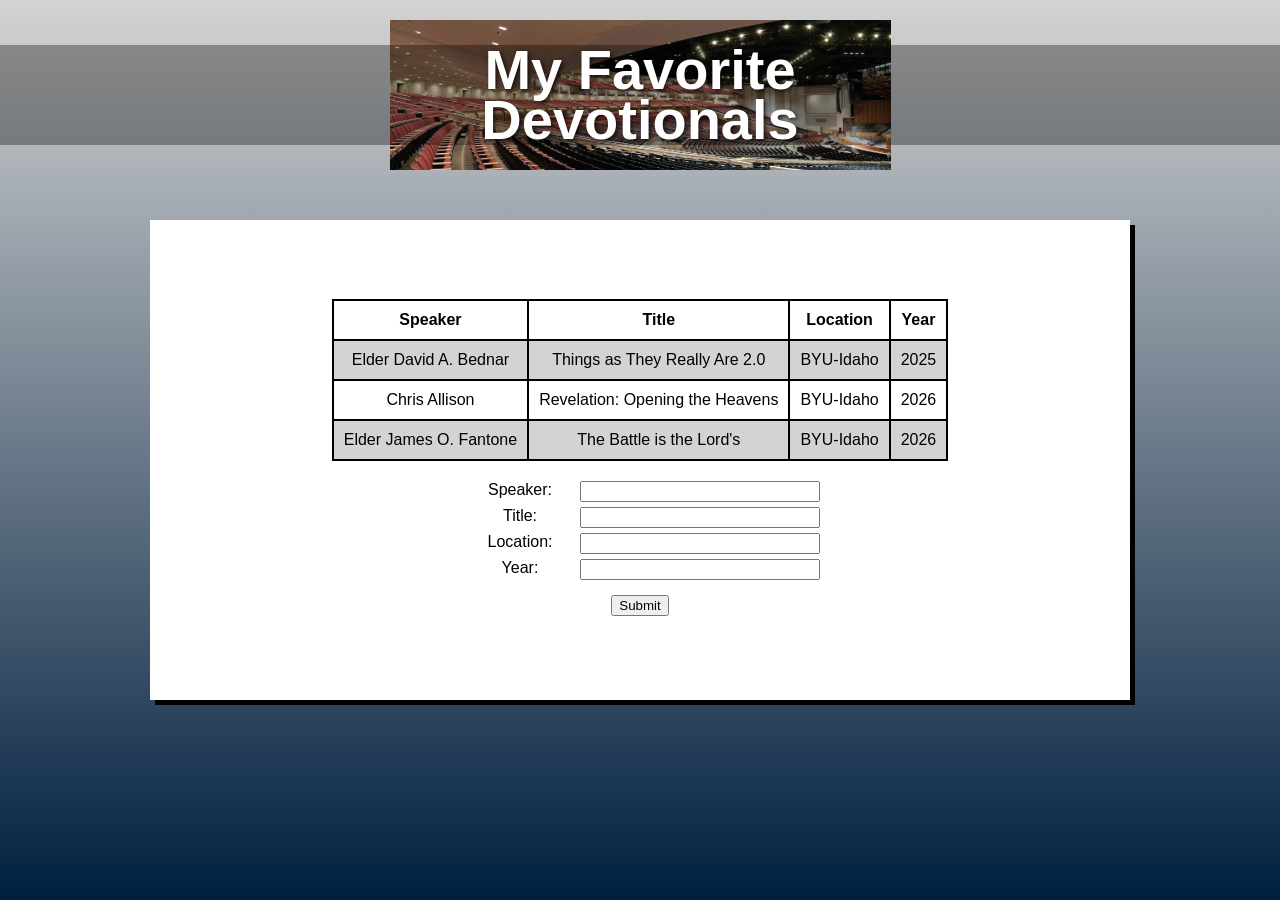
<file: in-class-exercises/week-6/favorite_devo/favorite_devo/favdevo.html>
<!DOCTYPE html>
<html lang="en">
<head>
  <meta charset="UTF-8" />
  <meta name="viewport" content="width=device-width, initial-scale=1.0"/>
  <title>My Favorite Devotionals</title>
  <link rel="stylesheet" href="styles/styles.css" />
</head>
<body>
  <div class="container">
    <header class="header">
      <div class="header-image">
        <h1>My Favorite<br>Devotionals</h1>
      </div>
    </header>
    <main>
      <div class="content-box">
        <table>
          <tr class="table-header">
            <th>Speaker</th>
            <th>Title</th>
            <th>Location</th>
            <th>Year</th>
          </tr>
          <tr>
            <td>Elder David A. Bednar</td>
            <td>Things as They Really Are 2.0</td>
            <td>BYU-Idaho</td>
            <td>2025</td>
          </tr>
          <tr>
            <td>Chris Allison</td>
            <td>Revelation: Opening the Heavens</td>
            <td>BYU-Idaho</td>
            <td>2026</td>
          </tr>
          <tr>
            <td>Elder James O. Fantone</td>
            <td>The Battle is the Lord's</td>
            <td>BYU-Idaho</td>
            <td>2026</td>
          </tr>
        </table>

        <form>
          <label for="speaker-name">Speaker: </label>
          <input type="text" id="speaker-name" required>

          <label for="title">Title: </label>
          <input type="text" id="title">

          <label for="location">Location: </label>
          <input type="text" id="location">

          <label for="year">Year: </label>
          <input type="password" id="year">

          <input id="submit-button" type="submit" value="Submit">
        </form>
      </div>
    </main>
  </div>
</body>
</html>
</file>
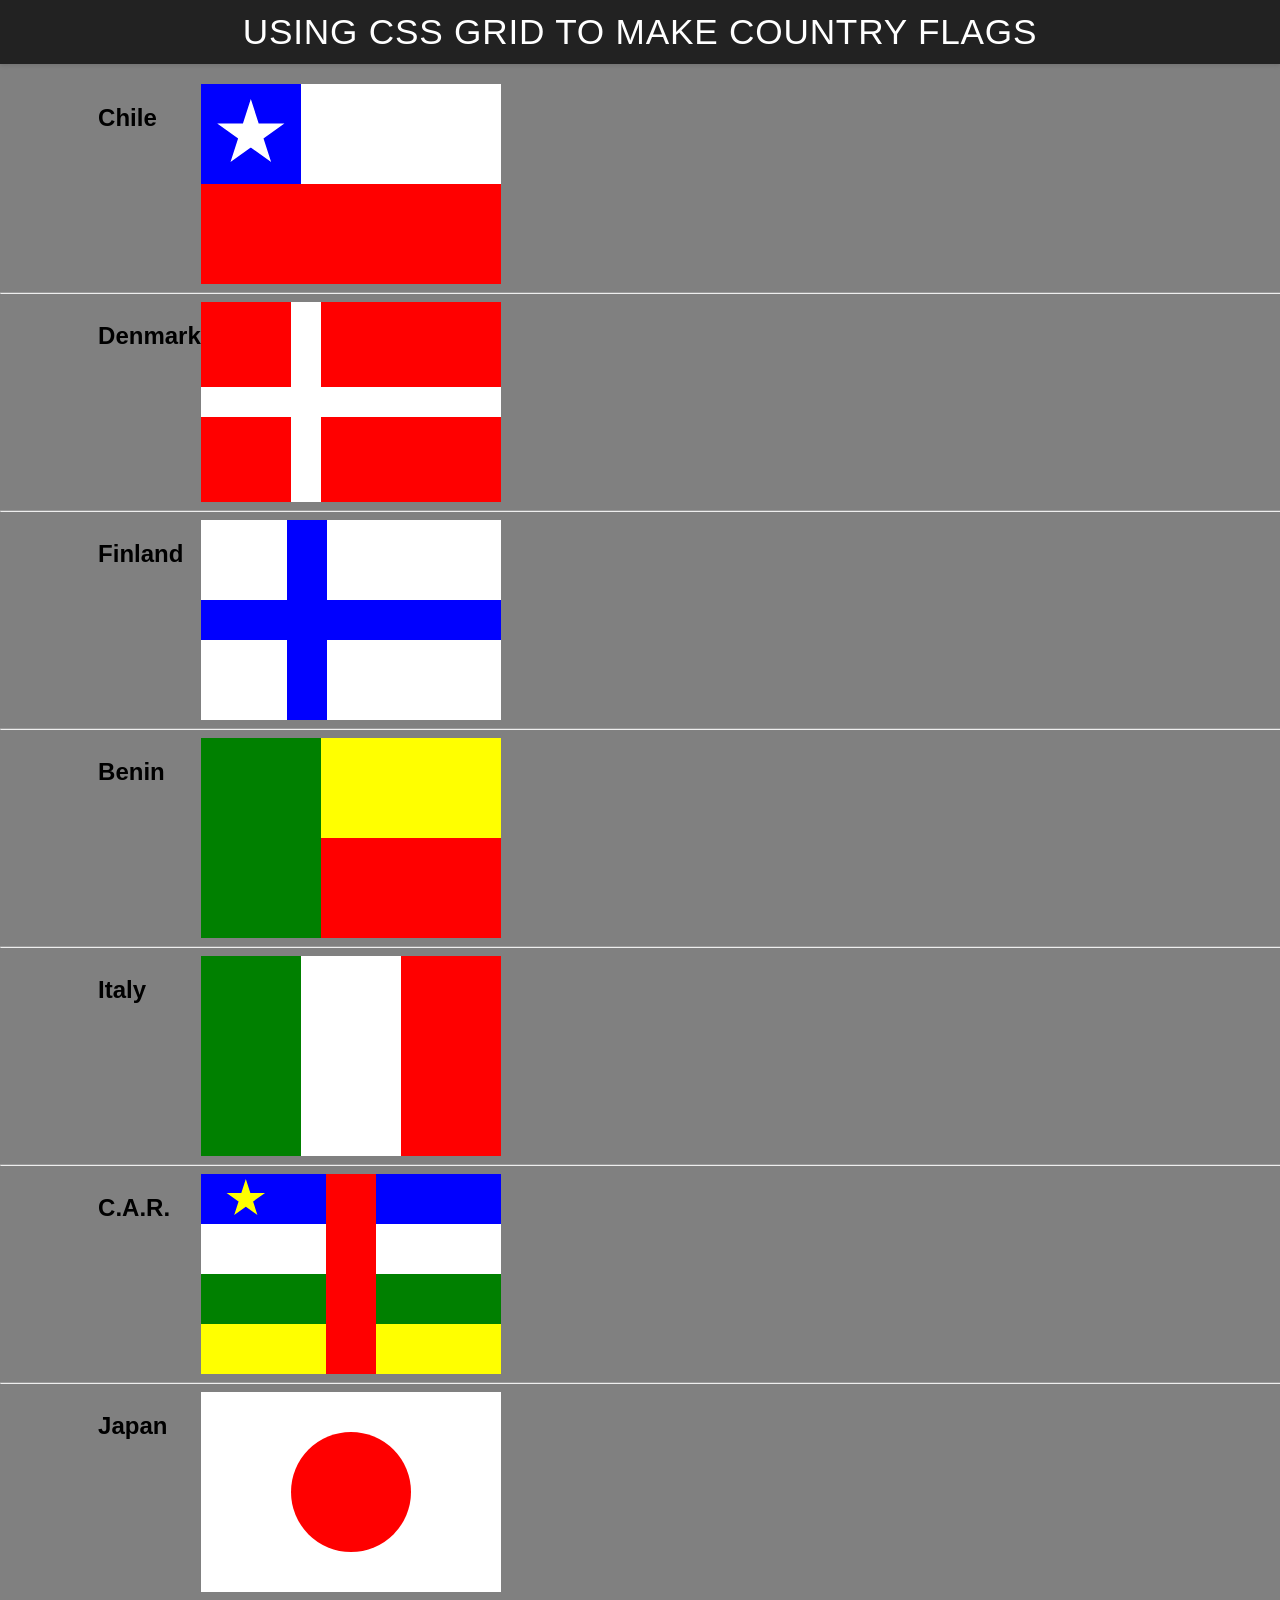
<file: in-class-exercises/week-7/grid_flags/grid_flags/flags.html>
<!DOCTYPE html>
<html lang="en">

<head>
    <meta charset="UTF-8">
    <meta name="viewport" content="width=device-width, initial-scale=1.0">
    <title>Flag</title>
    <style>
        body {
            margin: 0;
            font-family: 'Helvetica Neue', sans-serif;
            background-color: gray;
        }

        header {
            background-color: #222;
            color: #fff;
            padding: 0.75rem 1.5rem;
            display: flex;
            align-items: center;
            justify-content: center;
            font-size: 1.1rem;
            letter-spacing: 0.05rem;
            text-transform: uppercase;
            box-shadow: 0 2px 4px rgba(0, 0, 0, 0.1);
        }

        header h1 {
            margin: 0;
            font-weight: 400;
        }
        main {
            display: grid;
            grid-template-columns: .1fr .1fr 1fr .1fr;
            margin-top: 20px;
        }
        hr {
            width: 100%;
            grid-column: 1 / 5;
        }
        h2 {
            grid-column: 2/3;
        }

        #blue {
            background: blue;
            grid-column: 1 / 2;
            display: grid;
            align-items: center;
            justify-items: center;
        }

        #white {
            background: white;
            grid-column: 2 / 4;
        }

        #red {
            background: red;
            grid-column: 1 / 4;
        }

        #chile {
            display: grid;
            grid-template-columns: 1fr 1fr 1fr;
            grid-template-rows: 1fr 1fr;
            height: 200px;
            width: 300px;
        }

        #denmark {
            display: grid;
            grid-template-columns: 1fr 2fr;
            height: 200px;
            width: 300px;
            gap: 30px;
            background-color: white;
        }
        
        #dred1, #dred2, #dred3, #dred4 {
            background-color: red;
        }

        #finland {
            display: grid;
            grid-template-columns: 1fr 2fr;
            height: 200px;
            width: 300px;
            gap: 40px;
            background-color: blue;
        }
        #fwhite1, #fwhite2, #fwhite3, #fwhite4 {
            background-color: white;
        }

        #benin {
            display: grid;
            grid-template-columns: 1fr 1.5fr;
            height: 200px;
            width: 300px;
        }
        #bgreen {
            background-color: green;
            grid-row: 1/3;
        }
        #byellow {
            background-color: yellow;
        }
        #bred {
            background-color: red;
        }

        #italy {
            display: grid;
            grid-template-columns: 1fr 1fr 1fr;
            height: 200px;
            width: 300px;
        }
        #igreen {
            background-color: green;
        }
        #iwhite {
            background-color: white;
        }
        #ired {
            background-color: red;
        }

        #car {
            display: grid;
            grid-template-columns: 1fr 1fr;
            grid-template-rows: 1fr 1fr 1fr 1fr;
            height: 200px;
            width: 300px;
            column-gap: 50px;
            background-color: red;
        }
        #cblue {
            background-color: blue;
            display: grid;
            grid-template-columns: 1fr;
            align-items: center;
            justify-items: start;
        }
        #cwhite {
            background-color: white;
        }
        #cgreen {
            background-color: green;
        }
        #cyellow {
            background-color: yellow;
        }

        #japan {
            display: grid;
            height: 200px;
            width: 300px;
            background-color: white;
            align-items: center;
            justify-items: center;
        }
        #jred {
            background-color: red;
            border-radius: 100%;
            aspect-ratio: 1;
            height: 60%;
        }

        .star {
            width: 70px;
            aspect-ratio: 1;
            background: white;
            clip-path: polygon(50% 0, 79% 90%, 2% 35%, 98% 35%, 21% 90%);
        }

        #cblue .star {
            background-color: yellow;
            width: 40px;
            margin-left: 25px;
        }
    </style>
</head>

<body>
    <header>
        <h1>Using CSS Grid to make Country Flags</h1>
    </header>
    <main>
        <h2>Chile</h2>
        <div id="chile">
            <div id="blue">
                <div class="star"></div>
            </div>
            <div id="white"></div>
            <div id="red"></div>
        </div>
        <hr>

        <h2>Denmark</h2>
        <div id="denmark">
            <div id="dred1"></div>
            <div id="dred2"></div>
            <div id="dred3"></div>
            <div id="dred4"></div>
        </div>
        <hr>

        <h2>Finland</h2>
        <div id="finland">
            <div id="fwhite1"></div>
            <div id="fwhite2"></div>
            <div id="fwhite3"></div>
            <div id="fwhite4"></div>
        </div>
        <hr>

        <h2>Benin</h2>
        <div id="benin">
            <div id="bgreen"></div>
            <div id="byellow"></div>
            <div id="bred"></div>
        </div>
        <hr>

        <h2>Italy</h2>
        <div id="italy">
            <div id="igreen"></div>
            <div id="iwhite"></div>
            <div id="ired"></div>
        </div>
        <hr>

        <h2>C.A.R.</h2>
        <div id="car">
            <div id="cblue">
                <div class="star"></div>
            </div>
            <div id="cblue"></div>
            <div id="cwhite"></div>
            <div id="cwhite"></div>
            <div id="cgreen"></div>
            <div id="cgreen"></div>
            <div id="cyellow"></div>
            <div id="cyellow"></div>
        </div>
        <hr>

        <h2>Japan</h2>
        <div id="japan">
            <div id="jred"></div>
        </div>
        <hr>
    </main>
</body>

</html>
</file>
<file: portal-page/styles.css>
@import url('https://fonts.googleapis.com/css2?family=Candal&family=Manrope:wght@200..800&display=swap');

:root {
  --primary-color: #00286F;
  --secondary-color: #02BDAE;
  --accent1-color: #3B5249;
  --accent2-color: #E5E1EE;
  --accent3-color: #BFACB5;
}

body {
    margin: 0;
    background-color: var(--accent2-color);
    font-family: "Manrope";
}

h1 {
    font-family: "Candal";
    color: white;
}

header {
    position: sticky;
    top: 0;
}

#title-bar {
    background-color: var(--primary-color);
    height: 100px;
    display: flex;
    gap: 30%;
    z-index: 1;
}
#title-bar h1 {
    z-index: 1;
}   
#logo {
    z-index: 1;
    height: 80%;
    background-color: white;
    border-radius: 50%;
    margin: 10px;
}

nav {
    height: 50px;
    display: flex;
    justify-content: flex-start;
    align-content: center;
    gap: 2px;
    background-color: var(--secondary-color);
}
nav a {
    text-align: center;
    background-color: var(--secondary-color);
    padding: 10px;
    text-decoration: none;
    color: black;
    font-size: 1.5em;
    font-family: "Manrope";
}
nav a:hover {
    background-color: #60f0e4
}

#mountains {
    width: 100%;
    margin-top: -400px;
    z-index: -1;
    position: relative;
    opacity: 75%;
    border-bottom: 10px solid var(--accent1-color);
}

#content {
    display: grid;
    grid-template-columns: 1fr 2fr;
    margin: 25px 20%;
    gap: 20px;
}
#profile {
    width: 100%;
    border-radius: 100%;
    grid-row: 1/3;
    align-self: center;
}
#content h2 {
    text-align: center;
    font-family: "Candal";
    font-size: 2.5em;
    margin: 0;
}
p {
    font-size: 1.1em;
}
#content p:nth-of-type(2) {
    grid-column: 1 / 3;
}
table {
    grid-column: 1/3;
    border-collapse: collapse;
}
td {
    border: 2px solid black;
    background-color: white;
}
th {
    border: 2px solid var(--primary-color);
    font-family: "Candal";
    font-size: 1.2em;
    background-color: var(--primary-color);
    color: white;
}

form {
    margin: auto 5%;
    display: grid;
    grid-template-columns: 1fr 2fr;
    row-gap: 5px;
}
input {
    max-width: 200px;
}
#submit-button {
    grid-column: 1/3;
    justify-self: center;
}

/* ICE Page */
/* ============ */
#ice-content {
    display: flex;
    flex-direction: column;
}
#ice-content h1, #ice-content p {
    text-align: center;
    color: black;
}
#ice-content table {
    margin-left: auto;
    margin-right: auto;
    margin-bottom: 150px;
    max-width: 800px;
}
#ice-content table a {
    color: black;
}
#ice-content table td:has(a):hover {
    background-color: var(--accent2-color);
}
/* =========== */

footer {
    background-color: var(--primary-color);
    height: 75px;
    display: flex;
    align-content: center;
}
footer a {
    margin: 10px;
    width: 50px;
}
footer a img {
    width: 100%;
    border-radius: 100%;
}
</file>
<file: white-water-rafting/styles/style.css>
@import url('https://fonts.googleapis.com/css2?family=Bangers&family=Manrope:wght@200..800&display=swap');

/* for the colors I just used the same layout as the site plan */
:root {
  /* change the values below to your colors from your palette */
  --primary-color: #1a1976   ;
  --secondary-color: #004529 ;
  --accent1-color: #7e9181;
  --accent2-color: #d5dbe3;

  /* change the values below to your chosen font(s) */
  --heading-font: "Bangers";
  --paragraph-font: Manrope, Helvetica, sans-serif;

  /* these colors below should be chosen from among your palette colors above */
  --headline-color-on-white: #004529;  /* headlines on a white background */ 
  --headline-color-on-color: #d5dbe3; /* headlines on a colored background */ 
  --paragraph-color-on-white: #1a1976; /* paragraph text on a white background */ 
  --paragraph-color-on-color: #d5dbe3; /* paragraph text on a colored background */ 
  --paragraph-background-color: #1a1976  ;
  --nav-link-color: #d5dbe3;
  --nav-background-color: #1a1976;
  --nav-hover-link-color: white;
  --nav-hover-background-color: #7e9181;
}

body {
    background-color: white;
    font-family: var(--paragraph-font);
    font-size: 22px;
    margin: 0;
    padding: 0;
}
header {
    background-color: rgba(26, 25, 118, 0.7);
    display: grid;
    grid-template-columns: 150px auto;
}
nav {
    display: flex;
    justify-content: space-around;
}
nav a {
    text-align: center;
    color: var(--nav-link-color);
    text-decoration: none;
    padding: 35px;
}
nav a:hover {
    background-color: rgba(126, 145, 129, 0.7);
    color: var(--nav-hover-link-color);
    text-decoration: underline;
}

.logo {
    width: 80px;
}
#logo_link {
    padding-top: 5px;
    justify-self: center;
    align-self: center;
}

.book, .join {
    background-color: var(--nav-background-color);
    color: var(--nav-link-color);
    text-decoration: none;
    font-size: 18px;
    padding: 15px 30px;
    margin-top: 50px;
    border-radius: 5px;
}
.book:hover, .join:hover {
    background-color: var(--nav-hover-background-color);
    color: var(--nav-hover-link-color);
}

.rivers-card, .camping-card, .rapids-card {
    margin: 200px 0;
}

.card-img {
    border: 10px solid var(--secondary-color);
    transition: transform .5s;
    box-shadow: 5px 5px 10px #6f7364;
}
.card-img:hover {
    opacity: .6;
    transform: scale(1.1);
}

.card-img, .mountains {
    width: 100%;
}
.rivers-card {
    grid-column: 2/4;
    grid-row: 2/3;
}
.camping-card {
    grid-column: 5/7;
    grid-row: 2/3;
}
.rapids-card {
    grid-column: 8/10;
    grid-row: 2/3;
}
#background {
    grid-column: 1/11;
    grid-row: 4/9;
    z-index: -1;
}

.icon {
    width: 80px;
    padding-top: 10px;
}

.mountains{
    width: 100%;
    grid-column: 2/7;
    grid-row: 5/8;
    box-shadow: 5px 5px 10px #6f7364;
}

.msg {
    background-color: var(--secondary-color);
    line-height: 1.5em;
    padding: 35px;
    grid-column: 6/10;
    grid-row: 6/7;
    box-shadow: 5px 5px 10px #6f7364;
}
.msg h2 {
    color: var(--headline-color-on-color);
    font-family: var(--heading-font);
}
.msg p {
    color: var(--paragraph-color-on-color);
    font-size: 0.8em;
    padding-bottom: 15px;
}

h2 {
    margin: 0;
}

.home-grid {
    display: grid;
    grid-template-columns: repeat(10, 1fr);
}

.home-title {
    color: var(--secondary-color);
    font-family: var(--heading-font);
    font-size: 2em;
    margin-top: 10px;
}

#content {
    max-width: 1800px;
    margin: 0 auto;
}

h4 {
    color: var(--secondary-color);
}

#hero {
    display: grid;
    grid-template-columns: 1fr 3fr 1fr;
    margin-top: -100px;
}
#hero-box {
    grid-column: 1/4;
    grid-row: 1/3;
    z-index: -1;
}
#hero-img{
    width: 100%;
}
#hero-msg {
    grid-column: 2/3;
    grid-row: 1/2;
    margin-top: 100px;
}
#hero-msg h1, #hero-msg h4 {
    text-align: center;
    color: var(--headline-color-on-color);
}
.button-box {
    text-align: center;
}
main section {
    text-align: center;
}
main section img {
    box-sizing: border-box;
}

#background {
    height: 725px;
    background-color: var(--accent1-color);
}

footer {
    background-color: var(--nav-background-color);
    color: var(--paragraph-color-on-color);
    padding: 25px 50px;
    margin-top: 200px;
    display: flex;
    justify-content: space-around;
    align-items: center;
}
footer p {
    font-size: 1.2em;
}
footer a {
    color: var(--nav-link-color);
    text-decoration: none;
}
footer a:hover {
    color: var(--nav-hover-link-color);
}
footer p a:hover {
    text-decoration: underline;
}
footer .social img {
    padding-top: 15px;
}


@media screen and (max-width: 900px) {
    #hero, .home-grid {
        display: block;
        height: auto;
    }
    nav, footer {
        flex-direction: column;
    }
    nav a {
        display: block;
        padding: 15px;
    }
    #hero {
        margin-top: 0;
    }
    #hero-msg {
        margin-top: 0;
    }
    #hero-msg h4 {
        display: none;
    }
    #hero-msg h1 {
        color: #6f7364;
    }
    .home-title {
        font-size: 25px;
    }
    .rivers-card, .camping-card, .rapids-card { 
        margin: 50px auto;
        width: 60%;
    }
    #background {
        display: none;
    }
    .mountains, .msg {
        width: 80%;
        display: block;
        margin: 0 auto;
    }
    footer {
        margin-top: 25px;
    }
}
</file>
<file: in-class-exercises/week-4/portfolio-starter-code/portfolio-starter-code/css/index.css>
/* Add your CSS here to style the photography portfolio*/

/* Go here to get fonts: https://fonts.google.com/*/
/* Select a font, and copy it's @import statement. Paste at the top of this file.*/
@import url('https://fonts.googleapis.com/css2?family=Anton&family=Inter:ital,opsz,wght@0,14..32,100..900;1,14..32,100..900&display=swap');

/* Flexbox cheat sheet: https://flexbox.malven.co/*/

body {
    margin: 0;
}

h1 {
    font-family: "Anton";
    text-align: center;
    font-size: 3em;
}

h2 {
    font-family: "Inter";
    text-align: center;
}

nav {
    background-color: rgb(46, 124, 219);
    height: 50px;
    display: grid;
    grid-template-columns: repeat(4, 1fr);
    margin-bottom: 25px;
    border-bottom: 4px solid rgb(14, 19, 147);
}
nav a {
    color: rgb(224, 255, 226);
    text-decoration: none;
    font-family: "Inter";
    font-size: 1.5em;
    text-align: center;
    padding-top: 10px;
}
nav a:hover {
    background-color: rgb(89, 164, 255);
    color: rgb(30, 0, 228);
}

img {
    max-width: 200px;
}

#img-container {
    display: flex;
    flex-direction: column;
    max-height: 1400px;
    flex-wrap: wrap;
    margin-left: 30%;
    margin-right: 30%;
    gap: 10px;
}
</file>
<file: in-class-exercises/week-3/box-model.css>
body {
    margin: 0;
}
nav {
    background-color: rgb(64, 138, 217);
    margin: 0;
}
nav h2{
    color: white;
    margin: 0;
    padding: 10px;
    
}
nav a {
    color: white;
    font-size: 1.2em;
    text-decoration: none;
    padding: 5px 5px 0px 5px;
    margin-left: 5px;
}
nav a:hover {
    background-color: rgb(127, 177, 230);
    border-radius: 5px 5px 0px 0px;
}

h1 {
    color: blue;
    margin: 100px;
    text-align: center;
}
#otherHeadding {
    color: green;
}
p {
    margin: 100px;
    text-align: center;
    border-width: 5px;
    border-color: rgba(255, 0, 0, 0.479);
    border-style: solid;
    padding: 16px;
}

p.subtitle-text {
    color: rgb(251, 0, 255);
}

div p {
    border-style: none;
    margin: 0;
}
div p span {
    font-size: 2em;
    color: red;
}
</file>
<file: in-class-exercises/week-4/grid.css>
div {
    background-color: blue;
    width: 200px;
    height: 200px;
    color: white;
}

#main-content {
    display: grid;
    grid-template-columns: 33% 33% 33%;
    gap: 15px;
    justify-items: center;
}

div:nth-child(1) {
    grid-column: 1/4;
    width: 100%;
    background-color: red;
}

div:nth-child(2){
    grid-row: 2/4;
    background-color: green;
    height: 100%;
    width: 100%;
}
</file>
<file: in-class-exercises/week-7/positioning/positionstyles.css>
/* CSS - Name: "positionstyles.css" */
/* Activity 1 styles */
.content1 {
  /* This is the parent of the activity 1 boxes. */
  display: grid;
  grid-template-columns: 1fr 1fr;
  gap: 20px;
  justify-items: center;
}
.red1 { 
  width: 100%; 
  height: 100px; 
  background-color: red; 
  grid-column: 1/3;
} 
.green1 {
  width: 200px; 
  height: 200px; 
  background-color: green; 

} 
.yellow1 {
  width: 200px; 
  height: 200px; 
  background-color: gold; 
} 
.blue1 {
  width: 100%; 
  height: 100px; 
  background-color: blue; 
  grid-column: 1/3;
} 
/* Activity 2 styles */ 
.content2 {
  /* This is the parent of the activity 2 boxes. */
  display: grid;
  grid-template-columns: repeat(5, 50px);
  grid-template-rows: repeat(5, 50px);
}
.red2 {
  width: 100px; 
  height: 100px; 
  background-color: red; 
} 
.green2 { 
  width: 100px; 
  height: 100px; 
  background-color: green; 
  grid-column: 2/3;
  grid-row: 2/3;
} 
.yellow2 {
  width: 100px; 
  height: 100px; 
  background-color: gold; 
  grid-column: 3/4;
  grid-row: 3/4;
} 
.blue2 {
  width: 100px; 
  height: 100px; 
  background-color: blue; 
  grid-column: 4/5;
  grid-row: 4/5;
} 
/* Activity 3 styles */ 
.content3 {
  /* This is the parent of the activity 3 boxes. */
  display: grid;
  grid-template-columns: 1fr 1fr;
  column-gap: 75px;
}
.red3 {
  width: 100%; 
  height: 100px; 
  background-color: red; 
  grid-column: 1/3;
} 
.green3 {
  width: 100%; 
  height: 200px; 
  background-color: green;
} 
.yellow3 {
  width: 100%; 
  height: 200px; 
  background-color: gold; 
} 
.blue3 {
  width: 100%;
  height: 100px; 
  background-color: blue; 
  grid-column: 1/3;
} 
/* Activity 4 styles */ 
.content4 {
  /* This is the parent of the activity 4 boxes. */
  height: 400px;
  display: grid;
  grid-template-columns: 1fr 1fr;
}
.red4 {
  width: 100%; 
  height: 100%; 
  background-color: red; 
  grid-row: 1/4;
} 
.green4 {
  width: 100%; 
  height: 100%; 
  background-color: green; 
} 
.yellow4 {
  width: 100%; 
  height: 100%; 
  background-color: gold; 
} 
.blue4 {
  width: 100%; 
  height: 100%; 
  background-color: blue; 
} 
/* Activity 5 styles */ 
.content5 {
  /* This is the parent of the activity 5 boxes. */
  height: 400px;
}
.red5 { 
  width: 100%; 
  height: 100px; 
  background-color: red; 
} 
.green5 { 
  width: 200px; 
  height: 200px; 
  background-color: green; 
  float: left;
} 
.yellow5 {
  width: 100%; 
  height: 250px; 
  background-color: gold; 

} 
.blue5 {
  width: 100%; 
  height: 100px; 
  background-color: blue; 
} 
/* Activity 6 styles */ 
.content6 {
  /* This is the parent of the activity 6 boxes. */
  display: grid;
  grid-template-columns: repeat(6, 1fr);
  grid-template-rows: repeat(6, 1fr);
  height: 500px;
  width: 500px;
}
.red6 {
  width: 100%; 
  height: 100%; 
  background-color: red; 
  grid-area: 1 / 1 / span 2 / span 4;
  z-index: -1;
} 
.green6 {
  width: 100%; 
  height: 100%; 
  background-color: green; 
  grid-column: 1/3;
  grid-row: 5/7;
  z-index: 1;
} 
.yellow6 {
  width: 100%; 
  height: 100%; 
  background-color: gold; 
  grid-column: 5 / 7;
  grid-row: 3 / 7;
  z-index: 1;
} 
.blue6 {
  width: 100%; 
  height: 100%; 
  background-color: blue; 
  grid-area: 2 / 2 / span 4 / span 4;
} 


/* Do not make any changes below here */
.activity {
  width: 70%; 
  margin: 20px auto; 
  font-family: Arial, sans-serif; 
  border: 1px solid black; 
  padding: 10px; 
  clear:both; 
  overflow: auto;
} 

.hint {
  border: 1px solid grey;
  background: #e0e0e0;
  padding: .5em;
  position: relative;
  margin: 1em 0;
}
.hint h3 {
  margin: 0;
}
.hint:hover {
  background: #d0d0d0;
}
.hint > div {
  display: none;
}

.hint input[type=checkbox] {
  position: absolute;
  width: 100%;
  height: 100%;
  opacity: 0;
  z-index: 1;
  cursor: pointer;
}

.hint input[type=checkbox]:checked ~ div {
  display: block;
}

.hint i {
  position: absolute;
  transform: translate(-6px, 0);
  margin-top: 16px;
  right: 10px;
  top: -3px;
}
.hint i:before, .hint i:after {
  content: "";
  position: absolute;
  background-color: black;
  width: 3px;
  height: 9px;
}
.hint i:before {
  transform: translate(2px, 0) rotate(45deg);
}
.hint i:after {
  transform: translate(-2px, 0) rotate(-45deg);
}

.hint input[type=checkbox]:checked ~ i:before {
  transform: translate(-2px, 0) rotate(45deg);
}
.hint input[type=checkbox]:checked ~ i:after {
  transform: translate(2px, 0) rotate(-45deg);
}
.hint a {
  position: relative;
  z-index: 1;
}
</file>
<file: in-class-exercises/week-6/favorite_devo/favorite_devo/styles/styles.css>
body {
  margin: 0;
  height: 100%;
  font-family: Arial, sans-serif;
  background: linear-gradient(to bottom, #d3d3d3, #001f3f);
  background-repeat: no-repeat; /* Just in case */
  background-attachment: fixed;
}

.container {
  text-align: center;
}

.header {
  padding: 20px 0;
}

.header-image {
  background-image: url('../images/icenter.png'); /* Replace with your image */
  background-repeat: no-repeat;
  background-position: center;
  height: 150px;
  display: flex;
  flex-direction: column;
  justify-content: center;
  color: white;

}

.header-image h1 {
  margin: 0;
  line-height: 0.9;
    font-size: 3.5em;
  font-weight: bold;
  text-shadow: 2px 2px 4px rgba(0, 0, 0, 0.7);
  background: #00000055;
}

.content-box {
  background-color: white;
  margin: 30px auto;
  width: 90%;
  max-width: 900px;
  padding: 40px;
  box-shadow: 5px 5px 0px black;
  min-height: 400px;
  /* padding-bottom: 400px; */
  display: flex;
  justify-content: center;
  flex-direction: column;
}

table {
  border-collapse: collapse;
  margin-bottom: 20px;
  margin-left: auto;
  margin-right: auto;
}

td, th {
  border: 2px solid black;
  padding: 10px;
}

tr:nth-child(even) {
  background-color: rgb(211, 211, 211);
}

tr:hover {
  background-color: rgb(123, 210, 236);
}
tr.table-header:hover {
  background-color: white;
}

form {
  margin-left: 30%;
  margin-right: 30%;
  display: grid;
  grid-template-columns: 1fr 2fr;
}


label, input {
  margin-bottom: 5px;
}
#submit-button {
  margin-top: 10px;
  grid-column: 1 / 3;
  max-width: 60px;
  justify-self: center;
}
</file>
